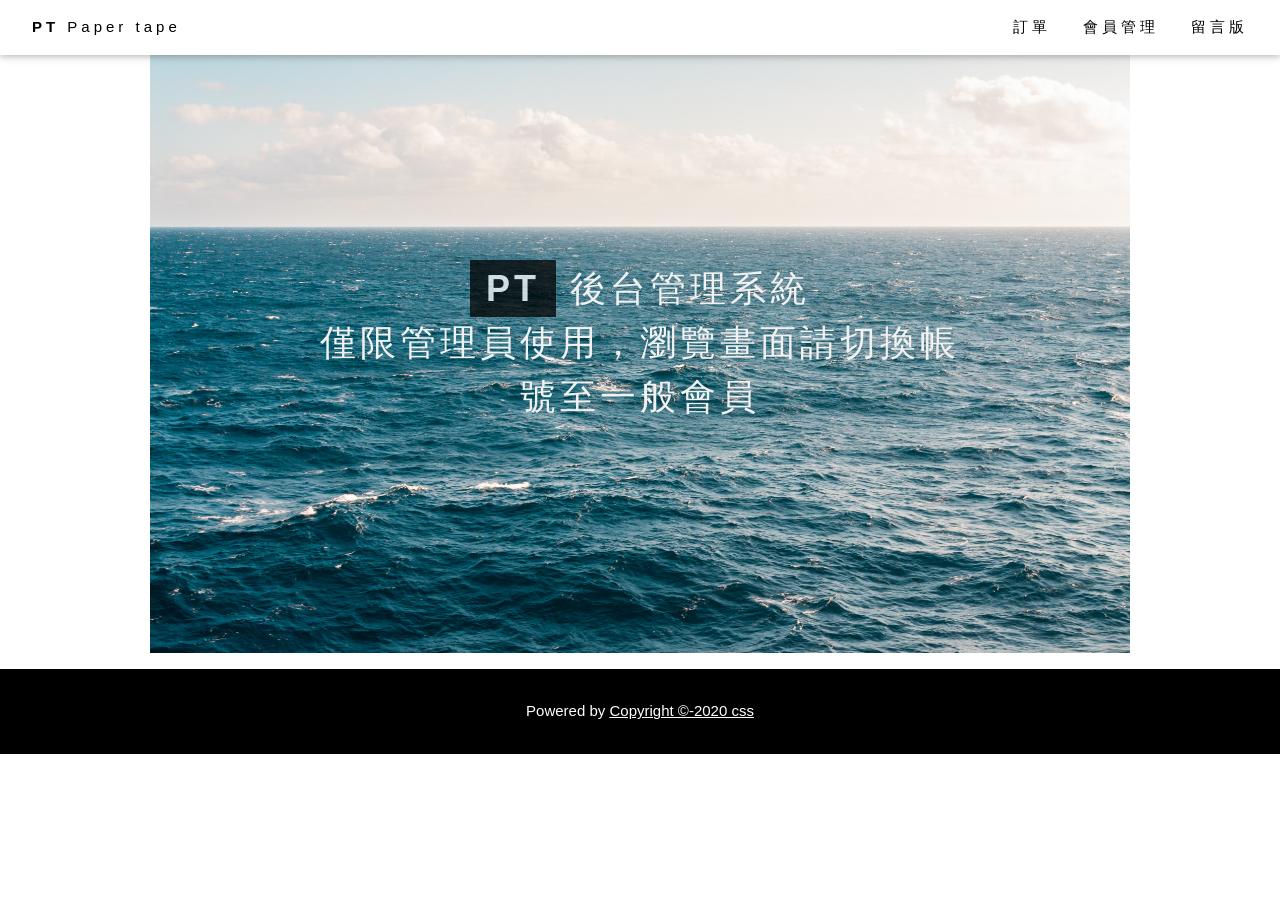
<file: backstage.html>
<!DOCTYPE html>
<html>
<title>後台管理系統 </title>
<meta charset="UTF-8">
<meta name="viewport" content="width=device-width, initial-scale=1">
<link rel="stylesheet" href="https://www.w3schools.com/w3css/4/w3.css">

<body>

  <!-- Navbar (Sits on top) -->
  <div class="w3-top w3-bar w3-white w3-wide w3-padding w3-card">
    <a href="#home" class="w3-bar-item w3-button"><b>PT</b> Paper tape </a>
    <!-- Float links to the right. Hide them on small screens -->
    <div class="w3-right w3-hide-small">
      <a href="" class="w3-bar-item w3-button">訂單</a>
      <a href="" class="w3-bar-item w3-button">會員管理</a>
      <a href="" class="w3-bar-item w3-button">留言版</a>
    </div>
  </div>

  <!-- Page Start -->
  <div id="home" class="w3-content" style="max-width:1564px">

    <!-- Image -->
    <div class="w3-display-container w3-content" style="max-width:1500px;">
      <link rel="stylesheet" href="https://www.w3schools.com/w3css/4/w3.css">

      <script src="https://www.w3schools.com/lib/w3.js"></script>
      <!-- Start Content -->
      <div id="home" class="w3-content">
        <!-- Slides -->
        <img class="slides" src="pic/01.jpg" width="100%">



        <script>
          w3.slideshow(".slides", 1500);
        </script>
        <!-- End Content -->

      </div>
      <div class="w3-display-middle w3-margin-top w3-center">
        <h1 class="w3-xxlarge w3-text-white w3-wide">
          <span class="w3-padding w3-black w3-opacity-min"><b>PT</b></span>
          <span class="w3-hide-small w3-text-light-grey">後台管理系統 </span>
          <br><span class="w3-hide-small w3-text-light-grey">僅限管理員使用，瀏覽畫面請切換帳號至一般會員 </span>
        </h1>
      </div>
    </div>





    <footer class="w3-center w3-black w3-panel w3-padding-16">
      <p>Powered by <a href="" title=" Paper tape" target="_blank" class="w3-hover-text-green">Copyright ©-2020
          css</a></p>
    </footer>
  </div>



  <!-- End page content -->
  </div>

</body>

</html>
</file>
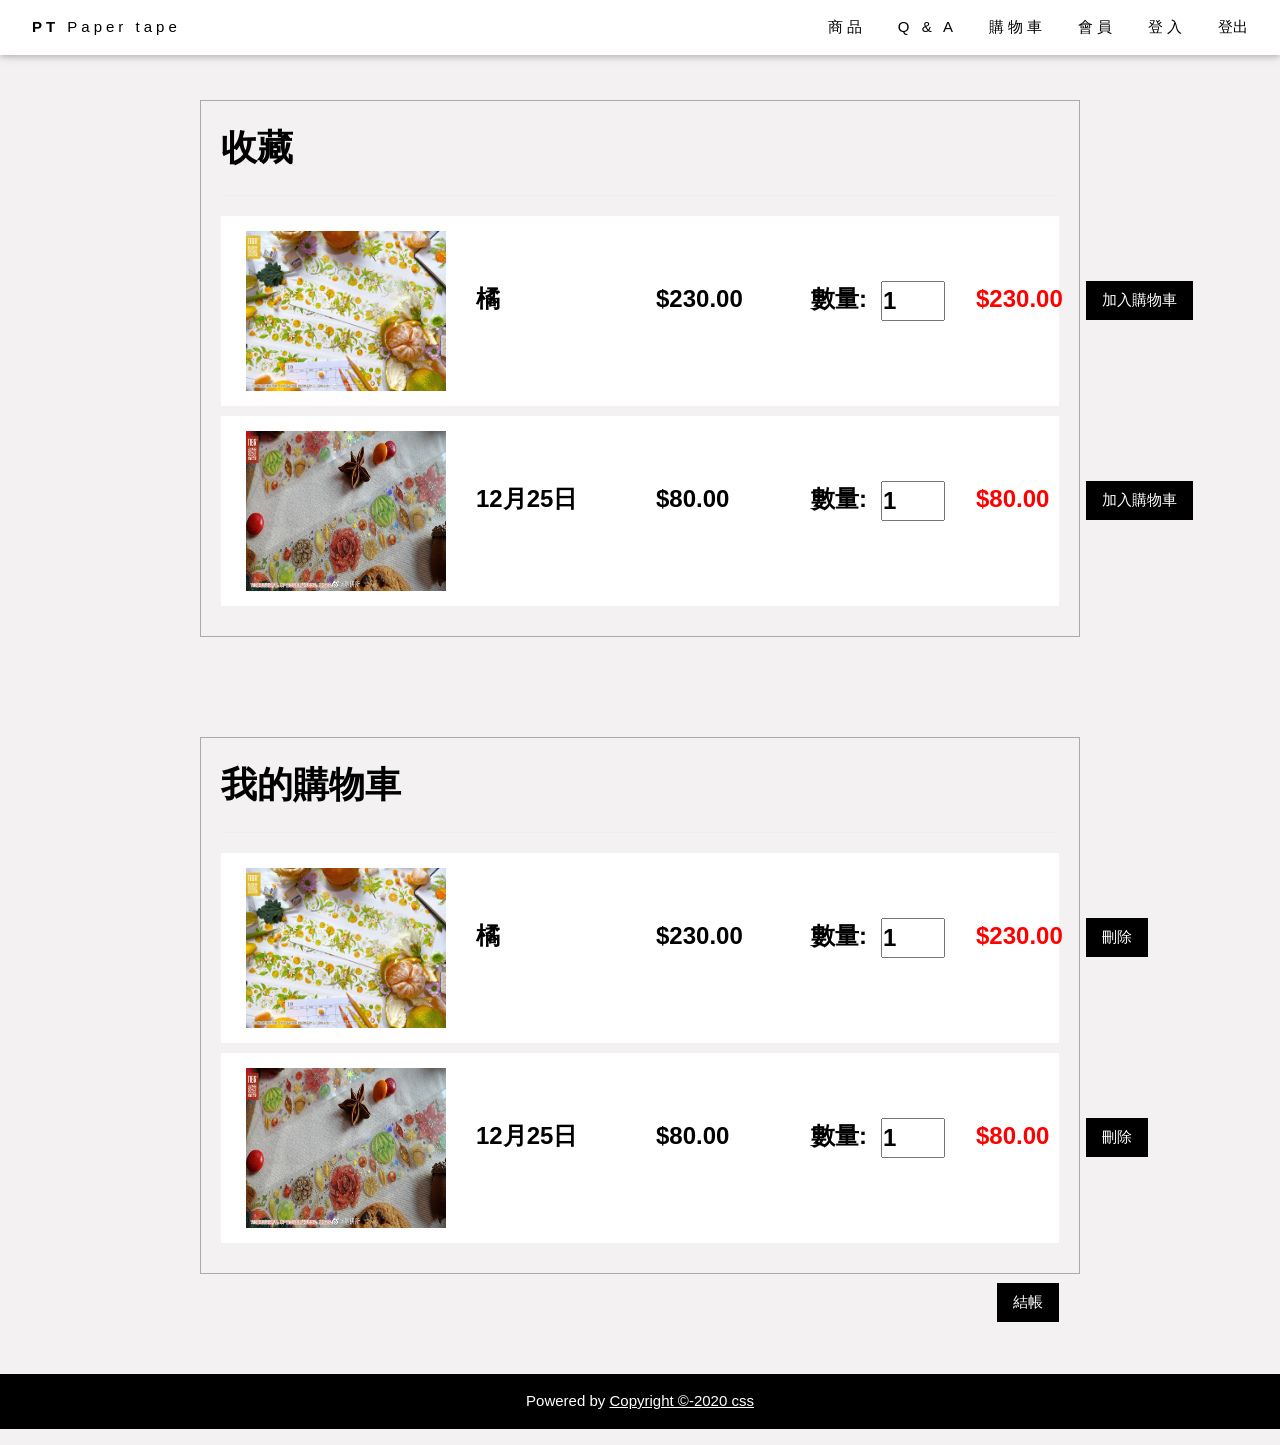
<file: car.html>
<!DOCTYPE html>
<html lang="en">

<head>
  <meta charset="UTF-8">
  <meta name="viewport" content="width=device-width, initial-scale=1.0">
  <title>我的購物車</title>
  <link rel="stylesheet" href="https://www.w3schools.com/w3css/4/w3.css">
  <link rel="stylesheet" href="css/Untitled-8.css">
</head>


<body>
  <div class="w3-top w3-bar w3-white w3-wide w3-padding w3-card">
    <a href="index.html" class="w3-bar-item w3-button"><b>PT</b> Paper tape </a>
    <!-- Float links to the right. Hide them on small screens -->
    <div class="w3-right w3-hide-small">
      <a href="product.html" class="w3-bar-item w3-button">商品</a>
      <a href="QA.html" class="w3-bar-item w3-button">Q & A</a>
      <a href="car.html" class="w3-bar-item w3-button">購物車</a>
      <a href="member.html" class="w3-bar-item w3-button">會員</a>
      <a href="login.html" class="w3-bar-item w3-button">登入</a>
      <input type="submit" class="w3-bar-item w3-button" value="登出"></input>
    </div>
  </div>
  <!--購物車-->

  <div class="shop-body">
    <div class="shop-title">收藏</div>
    <hr>
    <div class="s-b-t">
      <form class="register" action="../assets/jsp/memberadd.jsp" method="post">
        <tr>
          <div class="shop-body-root">
            <div class="shop-body-root-left">
              <td><img src="pic/16.JPG" class="shop-pic"></td>
            </div>
            <div class="shop-body-root-right">
              <div class="shop-p-name">
                <td>橘</td>
              </div>
              <div class="shop-p-name">
                <rd>$230.00</rd>
              </div>
              <div class="shop-p-num">
                <td>數量:</td>
              </div>
            </div>
            <div class="shop-p-num">
              <td> <input type="number" max="10" min="1" value="1"></td>
            </div>
            <div class="shop-p-total">
              <td>$230.00</td>
            </div>
            <div class="shop-p-bot">
              <td> <button class="w3-button w3-black">加入購物車</button></td>
            </div>
          </div>
        </tr>
      </form>
      <form class="register" action="../assets/jsp/memberadd.jsp" method="post">
        <tr>
          <div class="shop-body-root">
            <div class="shop-body-root-left">
              <td><img src="pic/18.JPG" class="shop-pic"></td>
            </div>
            <div class="shop-body-root-right">
              <div class="shop-p-name">
                <td>12月25日</td>
              </div>
              <div class="shop-p-name">
                <rd>$80.00</rd>
              </div>
              <div class="shop-p-num">
                <td>數量:</td>
              </div>
            </div>
            <div class="shop-p-num">
              <td> <input type="number" max="10" min="1" value="1"></td>
            </div>
            <div class="shop-p-total">
              <td>$80.00</td>
            </div>
            <div class="shop-p-bot">
              <td> <button class="w3-button w3-black">加入購物車</button></td>
            </div>
          </div>
        </tr>
      </form>
    </div>

  </div>

  <!--購物車-->
  <div class="shop-body">
    <div class="shop-title">我的購物車</div>
    <hr>
    <div class="s-b-t">
      <form class="register" action="../assets/jsp/memberadd.jsp" method="post">
        <tr>
          <div class="shop-body-root">
            <div class="shop-body-root-left">
              <td><img src="pic/16.JPG" class="shop-pic"></td>
            </div>
            <div class="shop-body-root-right">
              <div class="shop-p-name">
                <td>橘</td>
              </div>
              <div class="shop-p-name">
                <rd>$230.00</rd>
              </div>
              <div class="shop-p-num">
                <td>數量:</td>
              </div>
            </div>
            <div class="shop-p-num">
              <td> <input type="number" max="10" min="1" value="1"></td>
            </div>
            <div class="shop-p-total">
              <td>$230.00</td>
            </div>
            <div class="shop-p-bot">
              <td> <button class="w3-button w3-black">刪除</button></td>
            </div>
          </div>
        </tr>
      </form>
      <form class="register" action="../assets/jsp/memberadd.jsp" method="post">
        <tr>
          <div class="shop-body-root">
            <div class="shop-body-root-left">
              <td><img src="pic/18.JPG" class="shop-pic"></td>
            </div>
            <div class="shop-body-root-right">
              <div class="shop-p-name">
                <td>12月25日</td>
              </div>
              <div class="shop-p-name">
                <rd>$80.00</rd>
              </div>
              <div class="shop-p-num">
                <td>數量:</td>
              </div>
            </div>
            <div class="shop-p-num">
              <td> <input type="number" max="10" min="1" value="1"></td>
            </div>
            <div class="shop-p-total">
              <td>$80.00</td>
            </div>
            <div class="shop-p-bot">
              <td> <button class="w3-button w3-black">刪除</button></td>
            </div>
          </div>
        </tr>
      </form>
    </div>
    <div class="shop-b-final">
      <button class="w3-button w3-black"><a href="check.html" style="text-decoration: none;">結帳</a> <i
          class="fa fa-shopping-cart"></i></button>
    </div>
  </div>

  <!-- Footer -->
  <footer class="w3-center w3-black w3-panel w3-padding-16">

    <p>Powered by <a href="" title="W3.CSS" target="_blank" class="w3-hover-text-green">Copyright ©-2020 css</a></p>
  </footer>
</body>

</html>
</file>
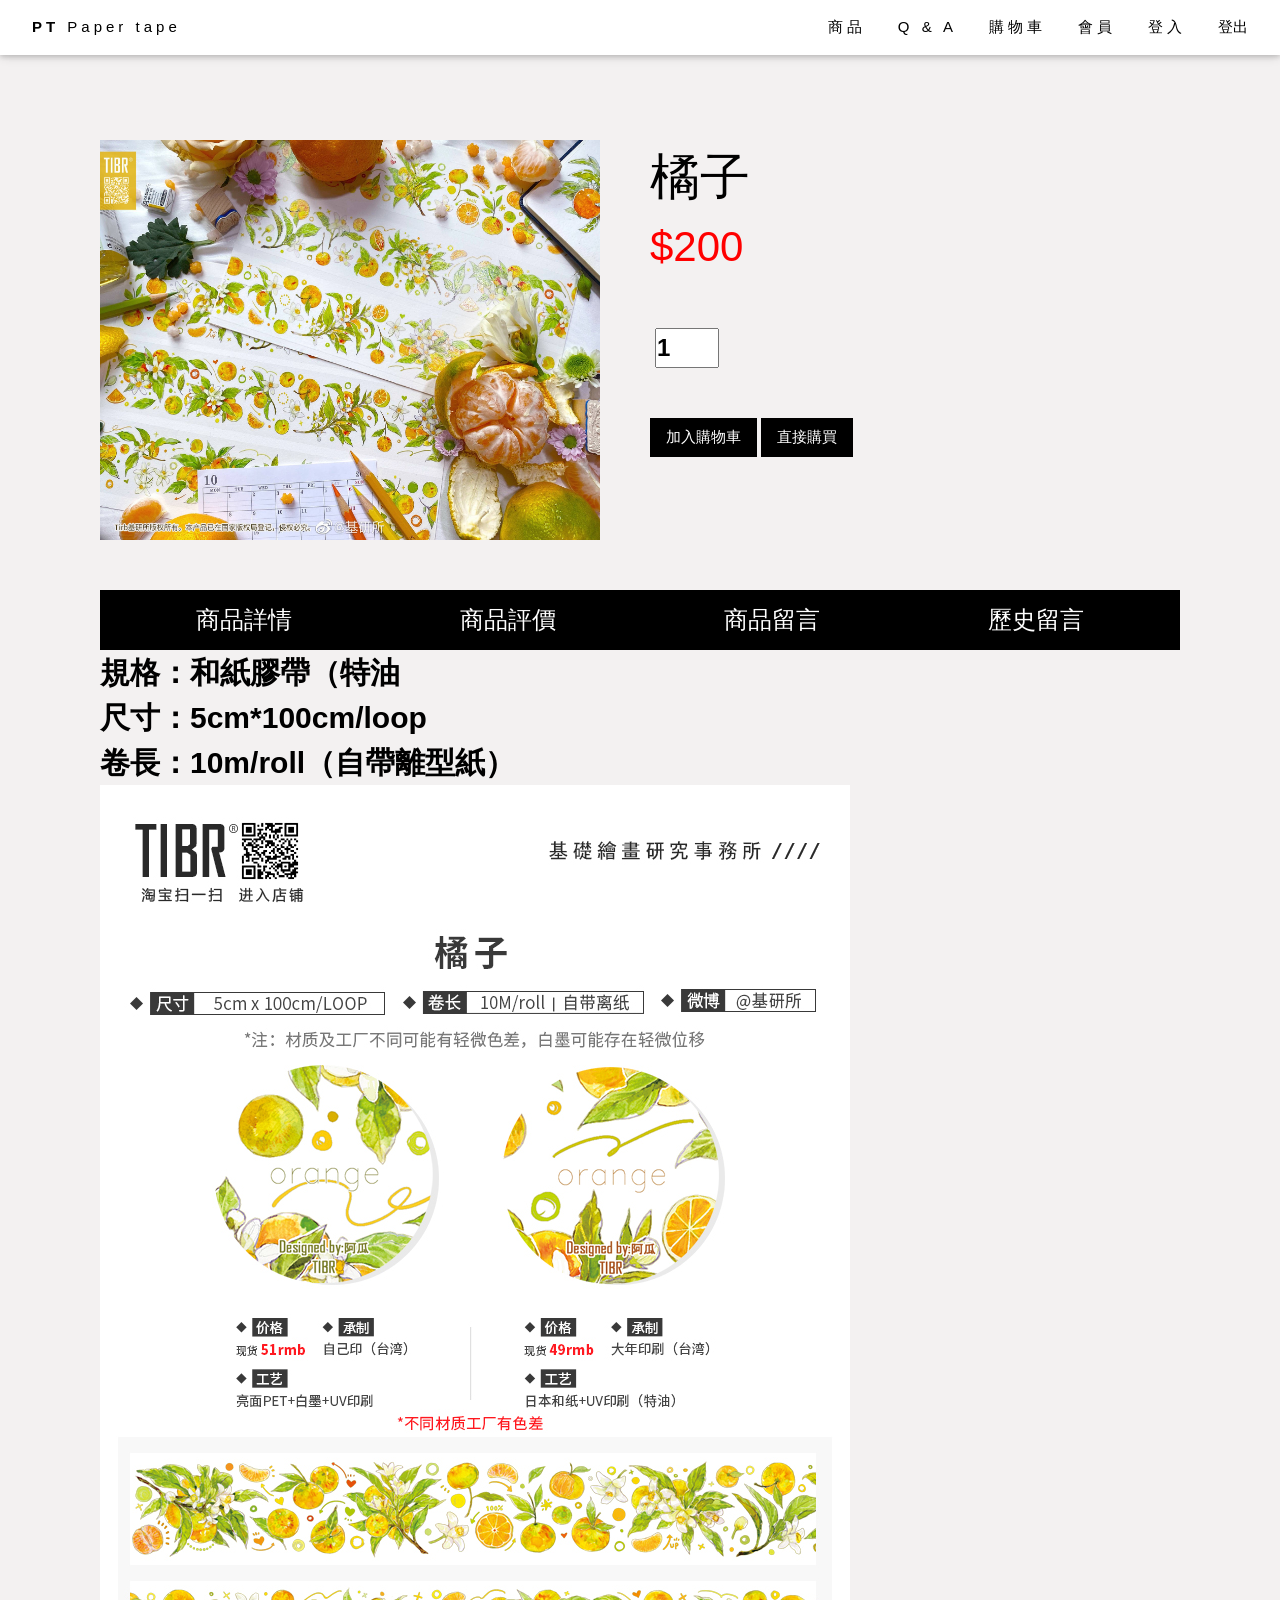
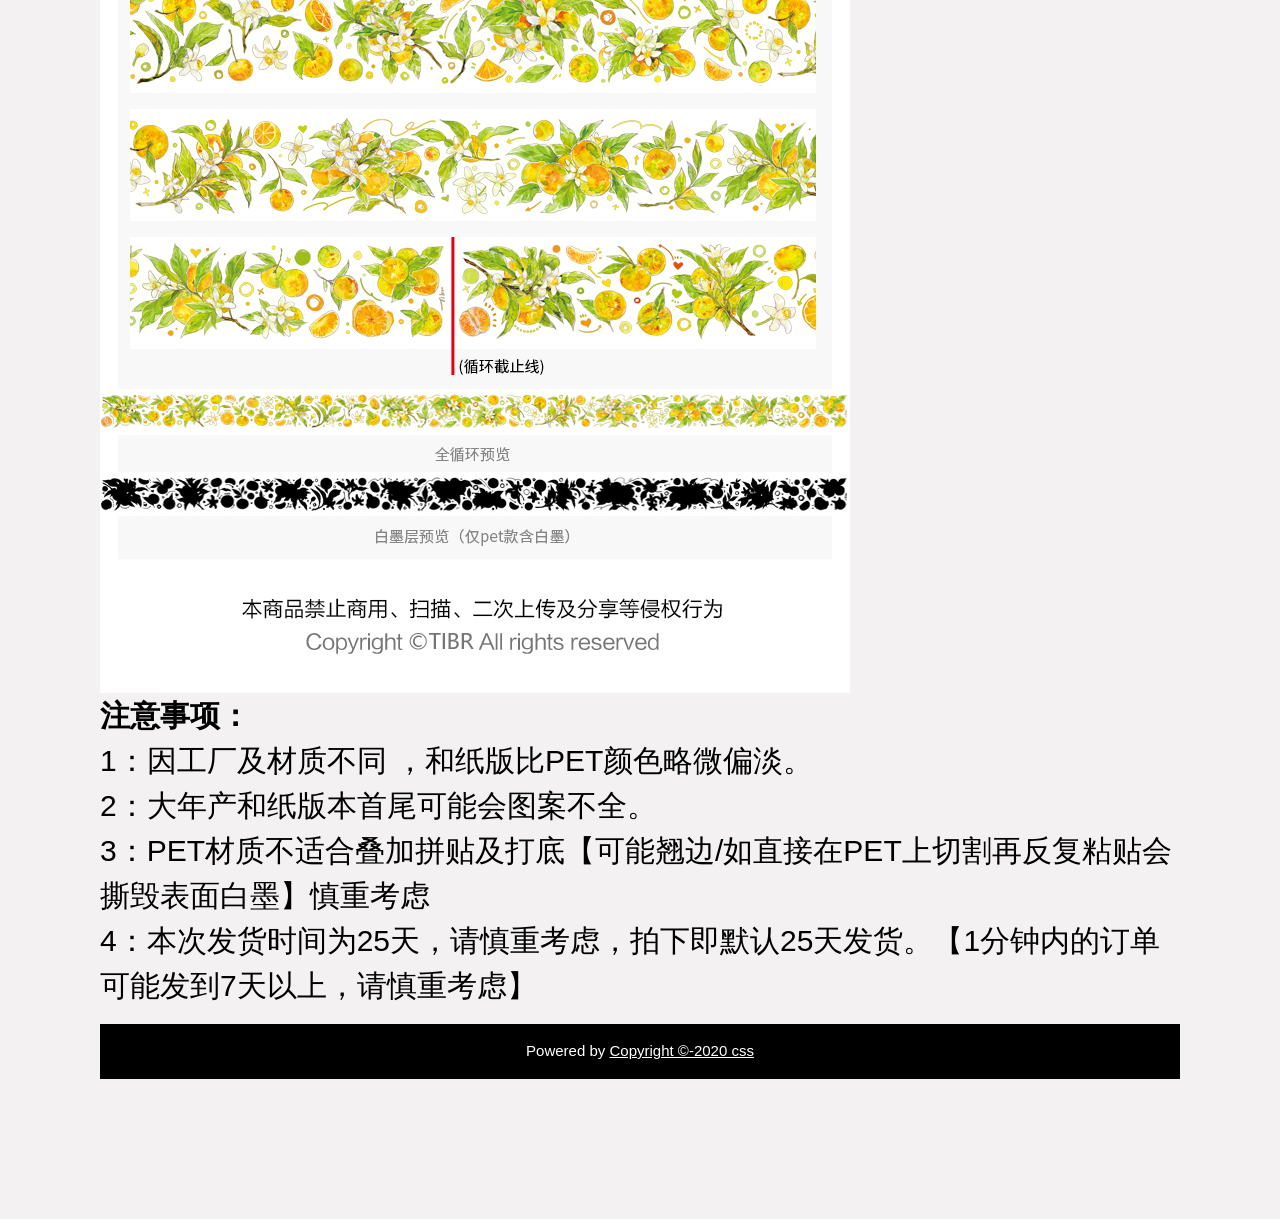
<file: information.html>
<!DOCTYPE html>
<html lang="en">

<head>
  <meta charset="UTF-8">
  <meta name="viewport" content="width=device-width, initial-scale=1.0">
  <title>商品詳情</title>
  <link rel="stylesheet" href="https://www.w3schools.com/w3css/4/w3.css">
  <link rel="stylesheet" href="css/Untitled-7.css">
  <link rel="stylesheet" href="css/Untitled-8.css">
</head>

<body>
  <!-- Navbar (Sits on top) -->
  <div class="w3-top w3-bar w3-white w3-wide w3-padding w3-card">
    <a href="index.html" class="w3-bar-item w3-button"><b>PT</b> Paper tape </a>
    <!-- Float links to the right. Hide them on small screens -->
    <div class="w3-right w3-hide-small">
      <a href="product.html" class="w3-bar-item w3-button">商品</a>
      <a href="QA.html" class="w3-bar-item w3-button">Q & A</a>
      <a href="car.html" class="w3-bar-item w3-button">購物車</a>
      <a href="member.html" class="w3-bar-item w3-button">會員</a>
      <a href="login.html" class="w3-bar-item w3-button">登入</a>
      <input type="submit" class="w3-bar-item w3-button" value="登出"></input>
    </div>
  </div>

  <!--主體界面-->
  <div class="pro-body">
    <div style="display: flex;">
      <div>
        <img src="pic/16.JPG" class="pro-img">
      </div>
      <div class="pro-p-dir">
        <div class="pro-name">橘子</div>
        <div class="pro-price">$200</div>
        <div class="shop-p-num">
          <input type="number" max="10" min="1" value="1">
        </div>
        <div>
          <button class="w3-button w3-black">加入購物車</button>
          <button class="w3-button w3-black"><a href="check.html" style="text-decoration: none;">直接購買</a> <i
              class="fa fa-shopping-cart"></i></button>
        </div>
      </div>
    </div>
    <div class="product-root">
      <div class="product-botton">
        <nav>
          <a href="#" onclick="clickhere(this)" value="product">商品詳情</a>
          <a href="#" onclick="clickhere(this)" value="opinion">商品評價</a>
          <a href="#" onclick="clickhere(this)" value="history">商品留言</a>
          <a href="#" onclick="clickhere(this)" value="buyer">歷史留言</a>
        </nav>
      </div>
      <div class="r-p">
        <div id="product" class="r-p-item-1">
          <div class="pro-size-style">規格：和紙膠帶（特油</div>
          <div class="pro-size-style"> 尺寸：5cm*100cm/loop</div>
          <div class="pro-size-style">卷長：10m/roll（自帶離型紙）</div>
          <div>
            <img src="pic/11/pic7.jpg">
          </div>
          <div class="pro-size-style">注意事项：</div>
          <div class="pro-size-style-small"> 1：因工厂及材质不同 ，和纸版比PET颜色略微偏淡。</div>
          <div class="pro-size-style-small"> 2：大年产和纸版本首尾可能会图案不全。</div>
          <div class="pro-size-style-small">3：PET材质不适合叠加拼贴及打底【可能翘边/如直接在PET上切割再反复粘贴会撕毁表面白墨】慎重考虑</div>
          <div class="pro-size-style-small"> 4：本次发货时间为25天，请慎重考虑，拍下即默认25天发货。【1分钟内的订单可能发到7天以上，请慎重考虑】</div>
        </div>
      </div>
      <div id="opinion" class="r-p-item">
        <div class="rp-s">
          <div class="r-p-star">4.8/5</div>
          <ul class="r-p-s-5">
            <li class="r-p-s-5-line"> ★ ★ ★ ★ ★<div class="r-p-s-5-line">(4)</div>
            </li>
            <li class="r-p-s-5-line"> ★ ★ ★ ★ ☆<div class="r-p-s-5-line">(1)</div>
            </li>
            <li class="r-p-s-5-line"> ★ ★ ★ ☆ ☆<div class="r-p-s-5-line">(0)</div>
            </li>
            <li class="r-p-s-5-line"> ★ ★ ☆ ☆ ☆ <div class="r-p-s-5-line">(0)</div>
            </li>
            <li class="r-p-s-5-line"> ★ ☆ ☆ ☆ ☆<div class="r-p-s-5-line">(0)</div>
            </li>
          </ul>
        </div>
      </div>
      <div id="history" class="r-p-item">
        <div id="projects" class="w3-container w3-padding-32">
          <h2 class="w3-border-bottom w3-border-light-grey w3-padding-16">留個言吧</h2>
          <h4 class="w3-border-bottom w3-border-light-grey w3-padding-16">
            <form method="POST" action="add.jsp">

              輸入姓氏：<br><input type="text" name="name" style="margin: 0.5%;" /><br>

              留言內容：<br> <textarea type="text" name="content" style="margin: 0.5%;" rows="6" cols="35"></textarea>


              <link rel="stylesheet" href="https://www.w3schools.com/w3css/4/w3.css">
              <div class="w3-container">

                <button type="submit" onclick="document.getElementById('id01').style.display='block'"
                  class="w3-button w3-green w3-large">送出留言</button>
            </form>
            <div id="id01" class="w3-modal">
              <div class="w3-modal-content w3-card-4 w3-animate-zoom" style="max-width:600px">

                <div class="w3-center"><br>
                  <span onclick="document.getElementById('id01').style.display='none'"
                    class="w3-button w3-xlarge w3-transparent w3-display-topright" title="Close Modal">×</span>
                  <img src="pic/00/06.jpg" alt="Avatar" style="width:30%" class="w3-circle w3-margin-top">
                </div>

                <form class="w3-container" action="/action_page.php">
                  <div class="w3-section">
                    <center> <label style="60px"><b>留言成功</b></label></center>
                    <button class="w3-button w3-block w3-green w3-section w3-padding" type="submit">
                      <a href="index.html" class="w3-bar-item w3-button">返回首頁</a>
                    </button>
                  </div>
                </form>
              </div>
            </div>
        </div>
        </h4>
      </div>
    </div>

    <div id="buyer" class="r-p-item">
      <div class="w3-container w3-white w3-margin w3-padding-large">
        <div class="w3-center">
          <h3>歷史留言</h3>
          <h5>提問時間, <span class="w3-opacity">April 13, 2020</span></h5>
        </div>

        <div class="w3-justify">
          <p>買家A:<strong>王同學</strong> </p>
          <img src="pic/avatar.png" alt="q1" style="width:15%" class="w3-padding-16">
          <p>
            膠帶好好看！！已經開始用了！</p>
          <p class="w3-left"><button class="w3-button w3-white w3-border" onclick="likeFunction(this)"><b><i
                  class="fa fa-thumbs-up"></i> Like</b></button></p>
          <p class="w3-right"><button class="w3-button w3-black" onclick="myFunction('demo2')"><b>隱藏留言 </b>
              <span class="w3-tag w3-white">2</span></button></p>
          <p class="w3-clear"></p>

          <!-- Example of comment field -->
          <div id="demo2" style="display:none">
            <div class="w3-row">
              <hr>
              <div class="w3-col l2 m3">

              </div>
              <div class="w3-col l2 m3">
                <img src="pic/avatar (2).png" style="width:90px;">
              </div>
              <div class="w3-col l10 m9">
                <h4>買家B<span class="w3-opacity w3-medium">May 3, 2020, 6:32 PM</span></h4>
                <p>有色差嗎？</p>
              </div>
            </div>
            <div class="w3-row w3-margin-bottom">
              <div class="w3-col l2 m3">
                <img src="pic/avatar (1).png" style="width:90px;">
              </div>
              <div class="w3-col l10 m9">
                <h4>買家C<span class="w3-opacity w3-medium">May 4, 2020, 17:24 PM</span></h4>
                <p>你都拿來怎麼貼啊，我也買了，但是不知道怎麼用</p>
              </div>
            </div>
          </div>
        </div>
      </div>
    </div>
  </div>

  <!-- Footer -->
  <footer class="w3-center w3-black w3-panel w3-padding-16">
    <p>Powered by <a href="" title="W3.CSS" target="_blank" class="w3-hover-text-green">Copyright ©-2020 css</a></p>
  </footer>

  <script>
    var arraypro = ["product", "opinion", "history", "buyer"]

    function clickhere(x) {
      arraypro.forEach(e => {
        document.getElementById(e).style.display = "none";

      });

      var y = x.attributes.value.nodeValue;
      document.getElementById(y).style.display = "block";

    }
  </script>
  <script>
    document.getElementById("myBtn").click();

    function myFunction(id) {
      var x = document.getElementById(id);
      if (x.className.indexOf("w3-show") == -1) {
        x.className += " w3-show";
      } else {
        x.className = x.className.replace(" w3-show", "");
      }
    }

    function likeFunction(x) {
      x.style.fontWeight = "bold";
      x.innerHTML = "✓ Liked";
    }
  </script>
</body>

</html>
</file>
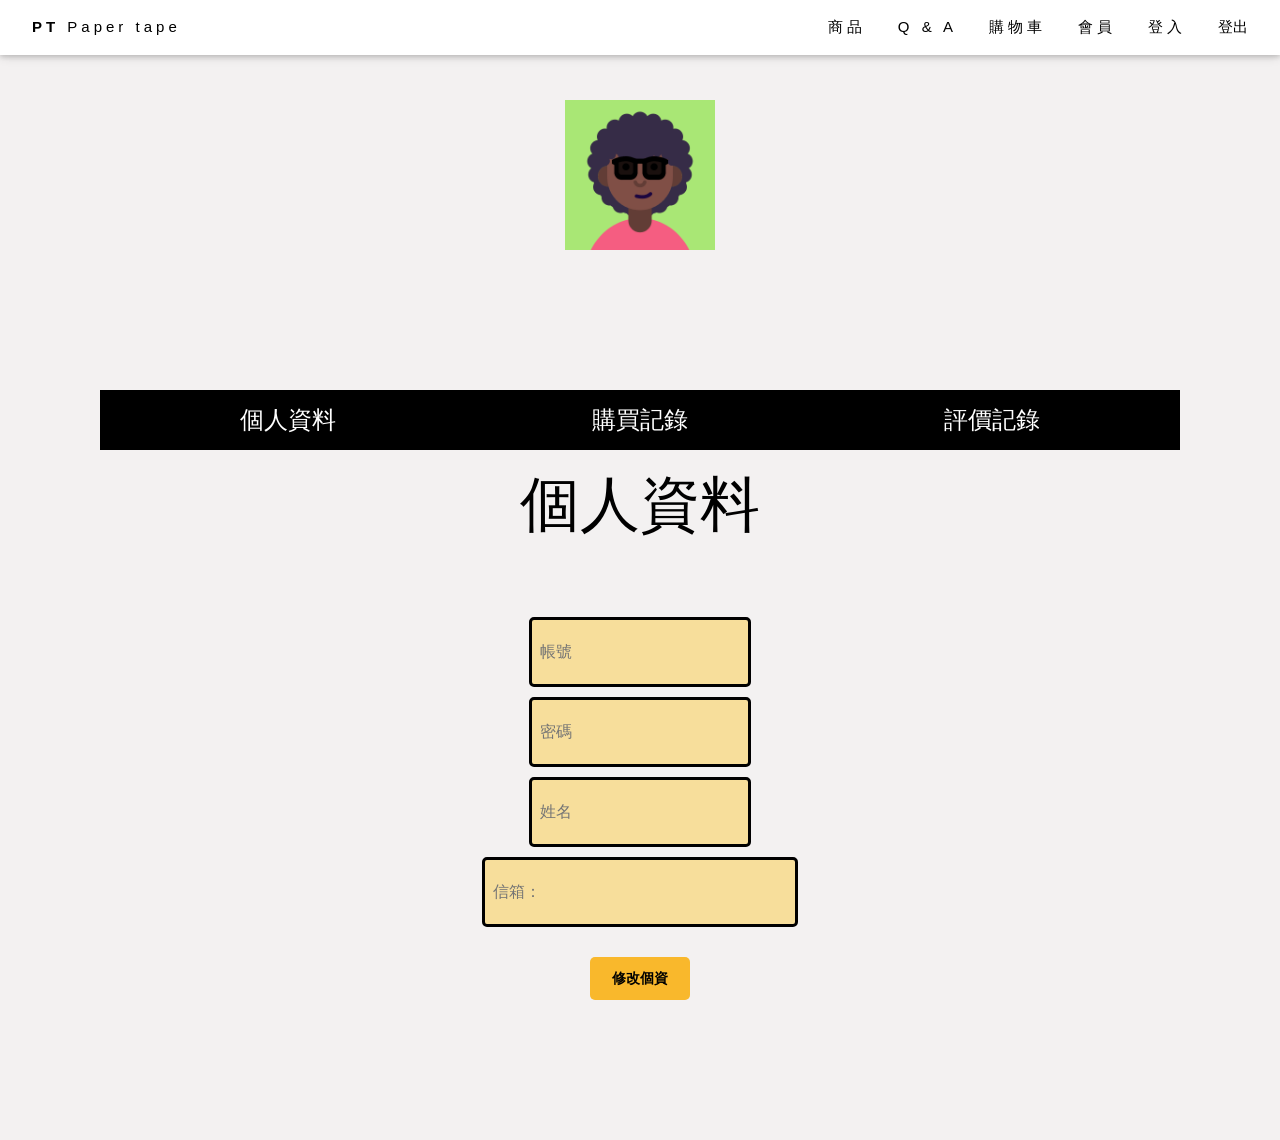
<file: member.html>
<!DOCTYPE html>
<html lang="en">

<head>
  <meta charset="UTF-8">
  <meta name="viewport" content="width=device-width, initial-scale=1.0">
  <title>會員</title>
  <link rel="stylesheet" href="css/Untitled-7.css">
  <link rel="stylesheet" href="css/Untitled-8.css">
  <link rel="stylesheet" href="https://www.w3schools.com/w3css/4/w3.css">
</head>
<style type="text/css">
  @import url("css/text.css");
</style>

<body>
  <div class="w3-top w3-bar w3-white w3-wide w3-padding w3-card">
    <a href="index.html" class="w3-bar-item w3-button"><b>PT</b> Paper tape </a>
    <!-- Float links to the right. Hide them on small screens -->
    <div class="w3-right w3-hide-small">
      <a href="product.html" class="w3-bar-item w3-button">商品</a>
      <a href="QA.html" class="w3-bar-item w3-button">Q & A</a>
      <a href="car.html" class="w3-bar-item w3-button">購物車</a>
      <a href="member.html" class="w3-bar-item w3-button">會員</a>
      <a href="login.html" class="w3-bar-item w3-button">登入</a>
      <input type="submit" class="w3-bar-item w3-button" value="登出"></input>
    </div>
  </div>
  <div>
    <center> <img src="pic/avatar (1).png" style="width: 150px; vertical-align: middle;padding-top: 100px;">
    </center>
  </div>
  <div class="pro-body">
    <div class="product-root">
      <div class="product-botton">
        <nav>
          <a href="#" onclick="clickhere(this)" value="myself">個人資料</a>
          <a href="#" onclick="clickhere(this)" value="bought">購買記錄</a>
          <a href="#" onclick="clickhere(this)" value="line">評價記錄</a>
        </nav>
      </div>
      <center>
        <div class="r-p">
          <div id="myself" class="r-p-item-1">
            <div class="my-my-m">個人資料</div>
            <div>
              <div>

                <form method="POST" action="back/update.jsp">
                  <ul style=" list-style-type: none">
                    <li>
                      <input type="text" name="account" size="20" placeholder="帳號" width="8" class="my-text"
                        autocomplete="off" />
                    </li>
                    <li>
                      <input type="text" name="password" size="20" placeholder="密碼" width="8" class="my-text"
                        autocomplete="off" />
                    </li>
                    <li>
                      <input type="text" name="name" size="20" placeholder="姓名" width="8" class="my-text"
                        autocomplete="off" />
                    </li>
                    <li>
                      <input type="text" name="email" size="30" placeholder="信箱：" class="my-text" autocomplete="off" />
                    </li>
                  </ul>
                  <button type="submit" class="my-button">修改個資</button>
                  <input type="hidden" name="action" value="cancel">
                </form>
              </div>
            </div>
          </div>
          <div id="bought" class="r-p-item">

            <div class="shop-body">
              <div class="shop-title">購買記錄</div>
              <hr>
              <div class="s-b-t">
                <div class="shop-body-root">
                  <div class="shop-body-root-left">
                    <img src="pic/16.JPG" class="shop-pic">
                  </div>
                  <div class="shop-body-root-right">
                    <div class="shop-p-name">橘</div>
                    <div class="shop-p-name">$200</div>
                    <div class="shop-p-num">數量:</div>
                  </div>
                  <div class="shop-p-num">
                    <div>1</div>
                  </div>
                  <div class="shop-p-total">$200</div>
                  <div class="shop-p-bot">
                  </div>
                </div>
                <div class="shop-body-root">
                  <div class="shop-body-root-left">
                    <img src="pic/17.JPG" class="shop-pic">
                  </div>
                  <div class="shop-body-root-right">
                    <div class="shop-p-name">12/25</div>
                    <div class="shop-p-name">$100</div>
                    <div class="shop-p-num">數量:</div>
                  </div>
                  <div class="shop-p-num">
                    <div>1</div>
                  </div>
                  <div class="shop-p-total">$100</div>
                  <div class="shop-p-bot">

                  </div>
                </div>
              </div>

            </div>
          </div>
          <div id="line" class="r-p-item">
            <div>評價記錄</div>
            <div class="w3-container w3-white w3-margin w3-padding-large">
              <div class="w3-center">
                <h5>評價時間, <span class="w3-opacity">April 13, 2020</span></h5>
              </div>

              <div class="w3-justify">
                <p>買家A:<strong>王同學</strong> </p>
                <img src="pic/avatar.png" alt="q1" style="width:15%" class="w3-padding-16">
                <p>
                  膠帶好好看！！已經開始用了！
                </p>
              </div>
            </div>
          </div>
        </div>
      </center>
    </div>
  </div>

  <script>
    var arraypro = ["myself", "bought", "line"]

    function clickhere(x) {
      arraypro.forEach(e => {
        document.getElementById(e).style.display = "none";
      });

      var y = x.attributes.value.nodeValue;
      document.getElementById(y).style.display = "block";
    }
  </script>
</body>

</html>
</file>
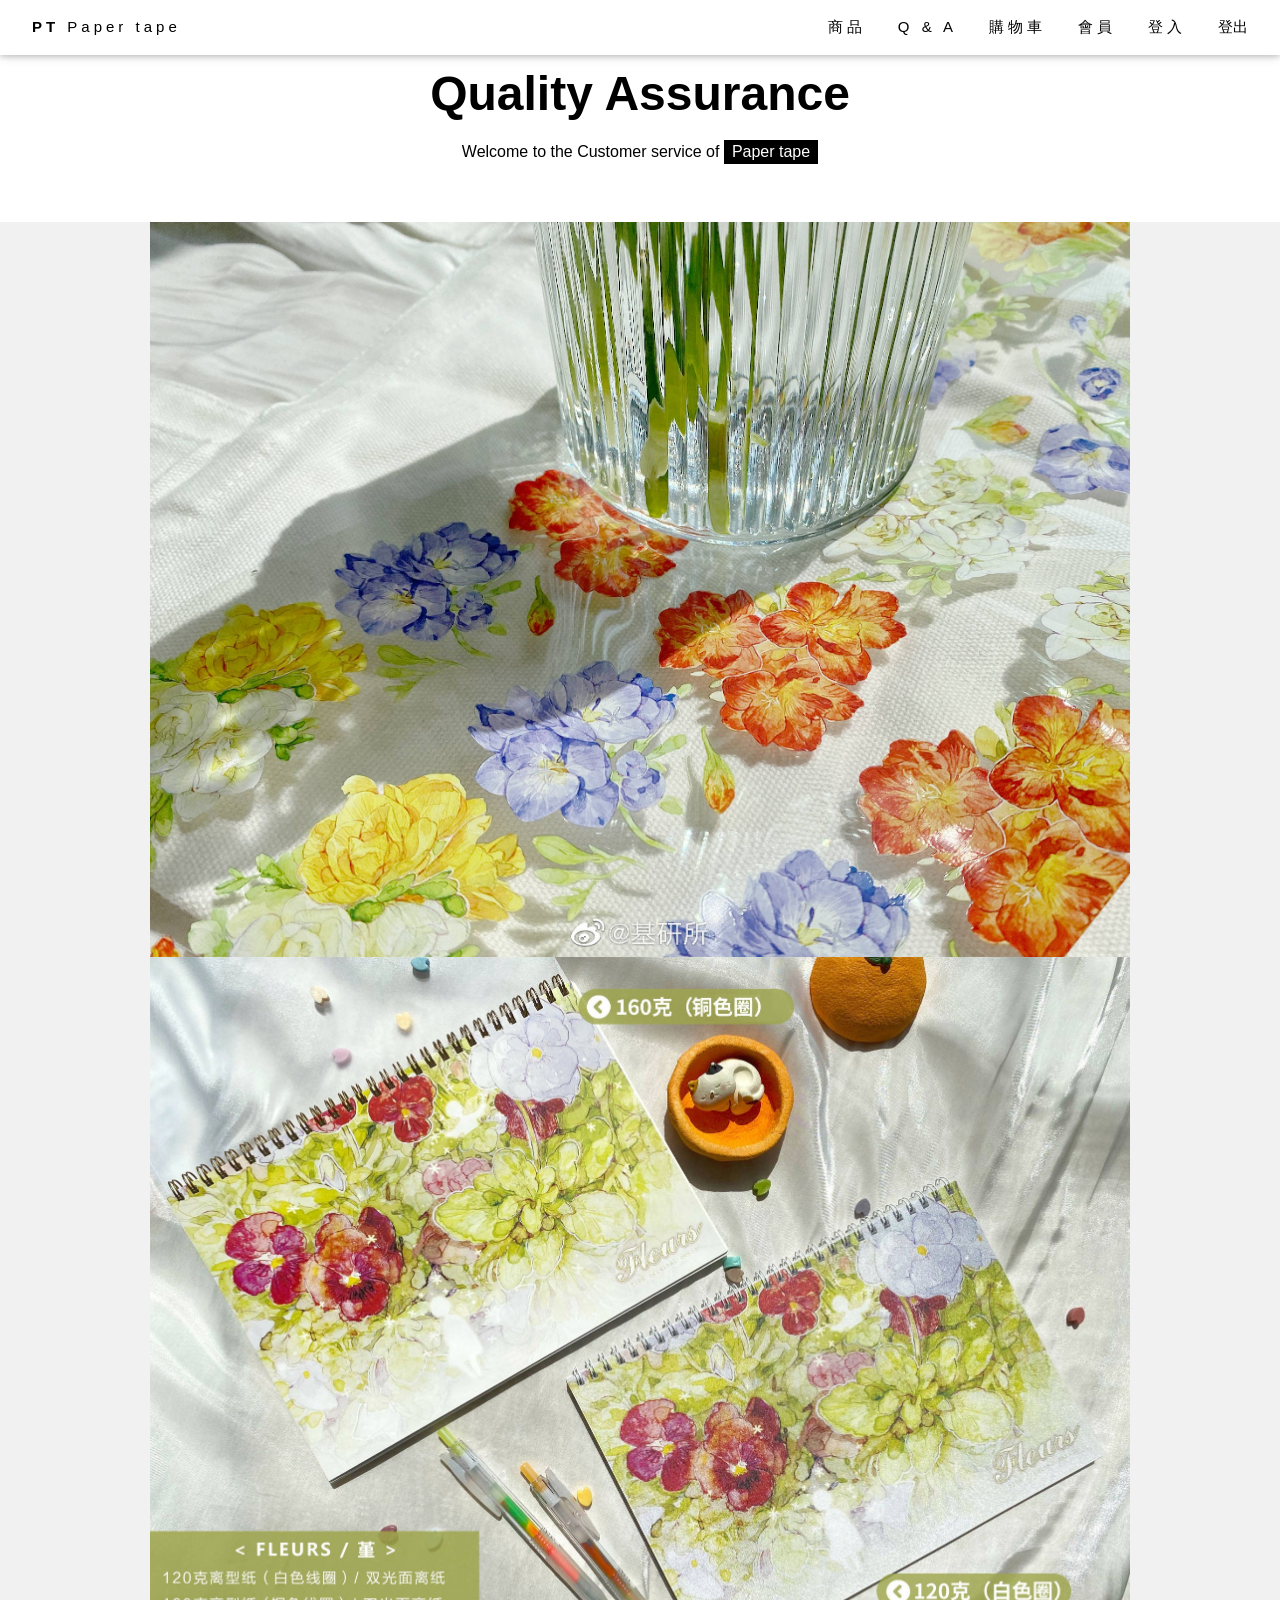
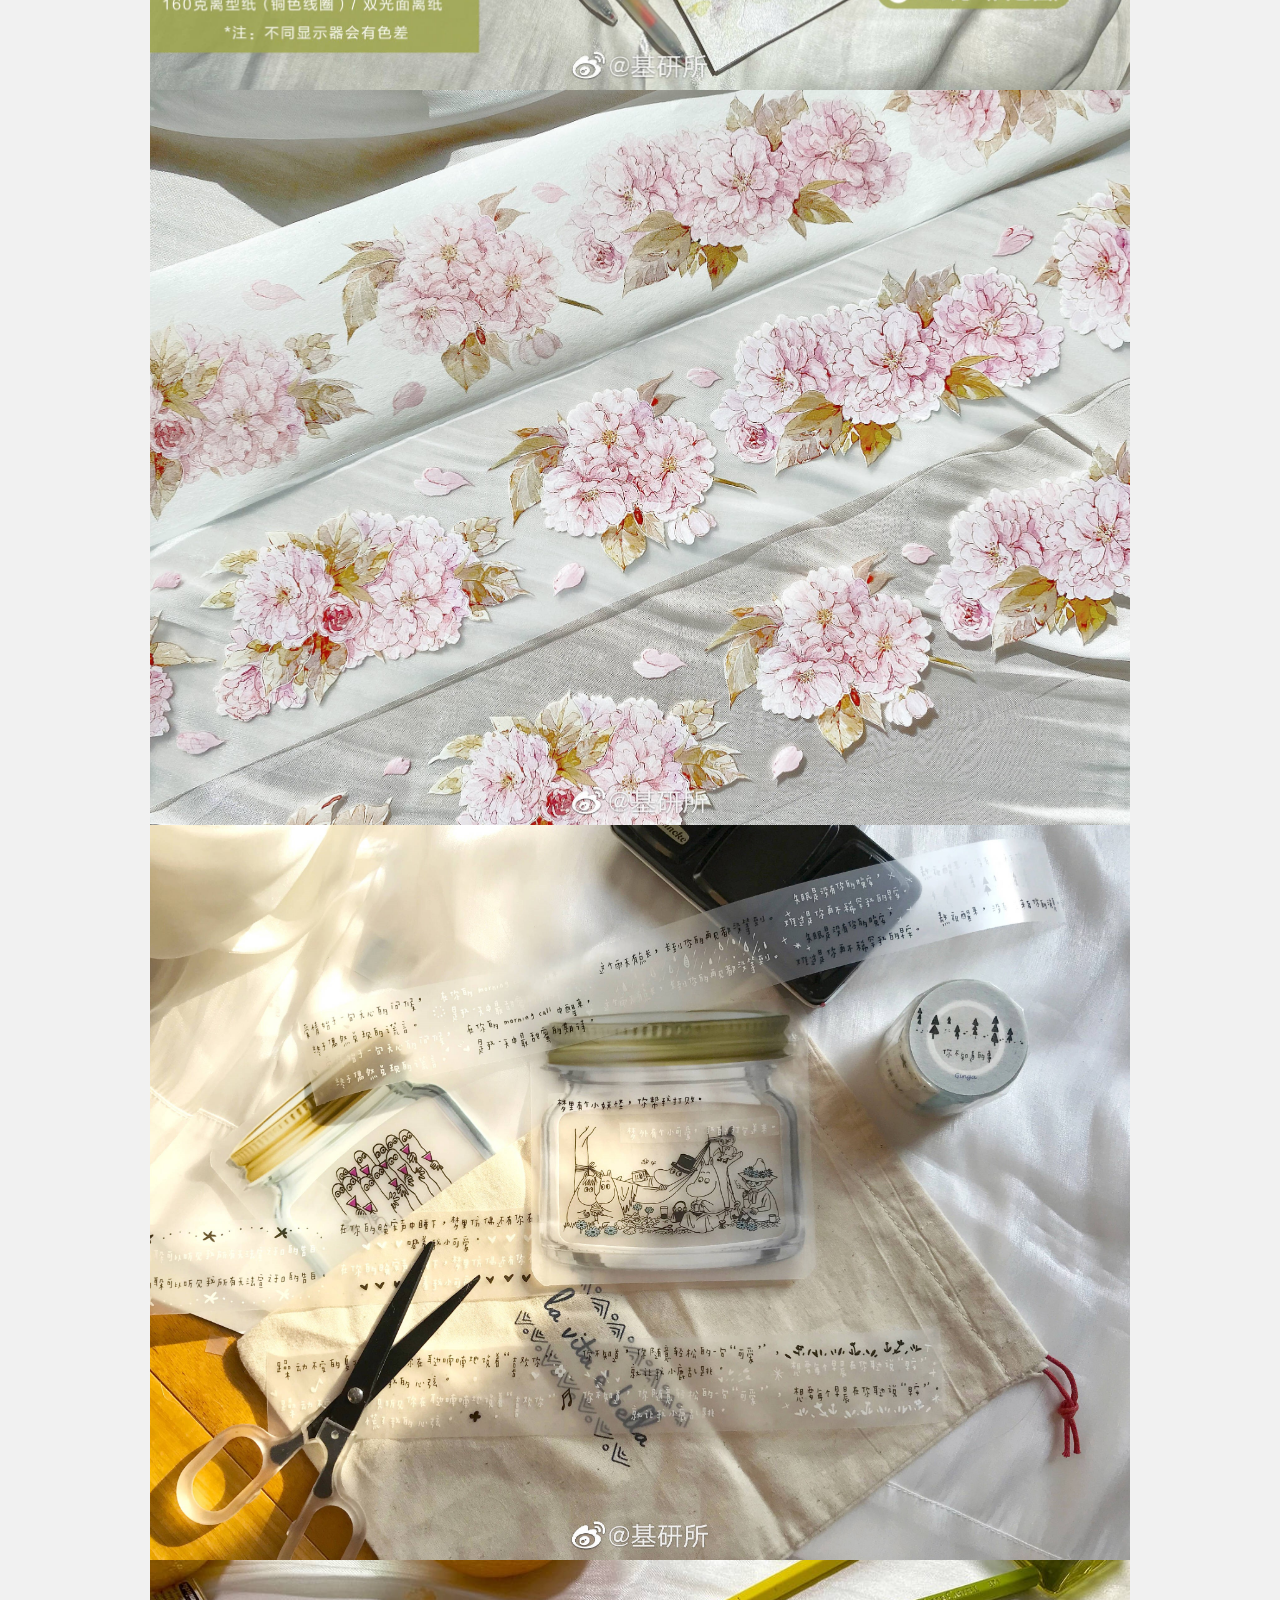
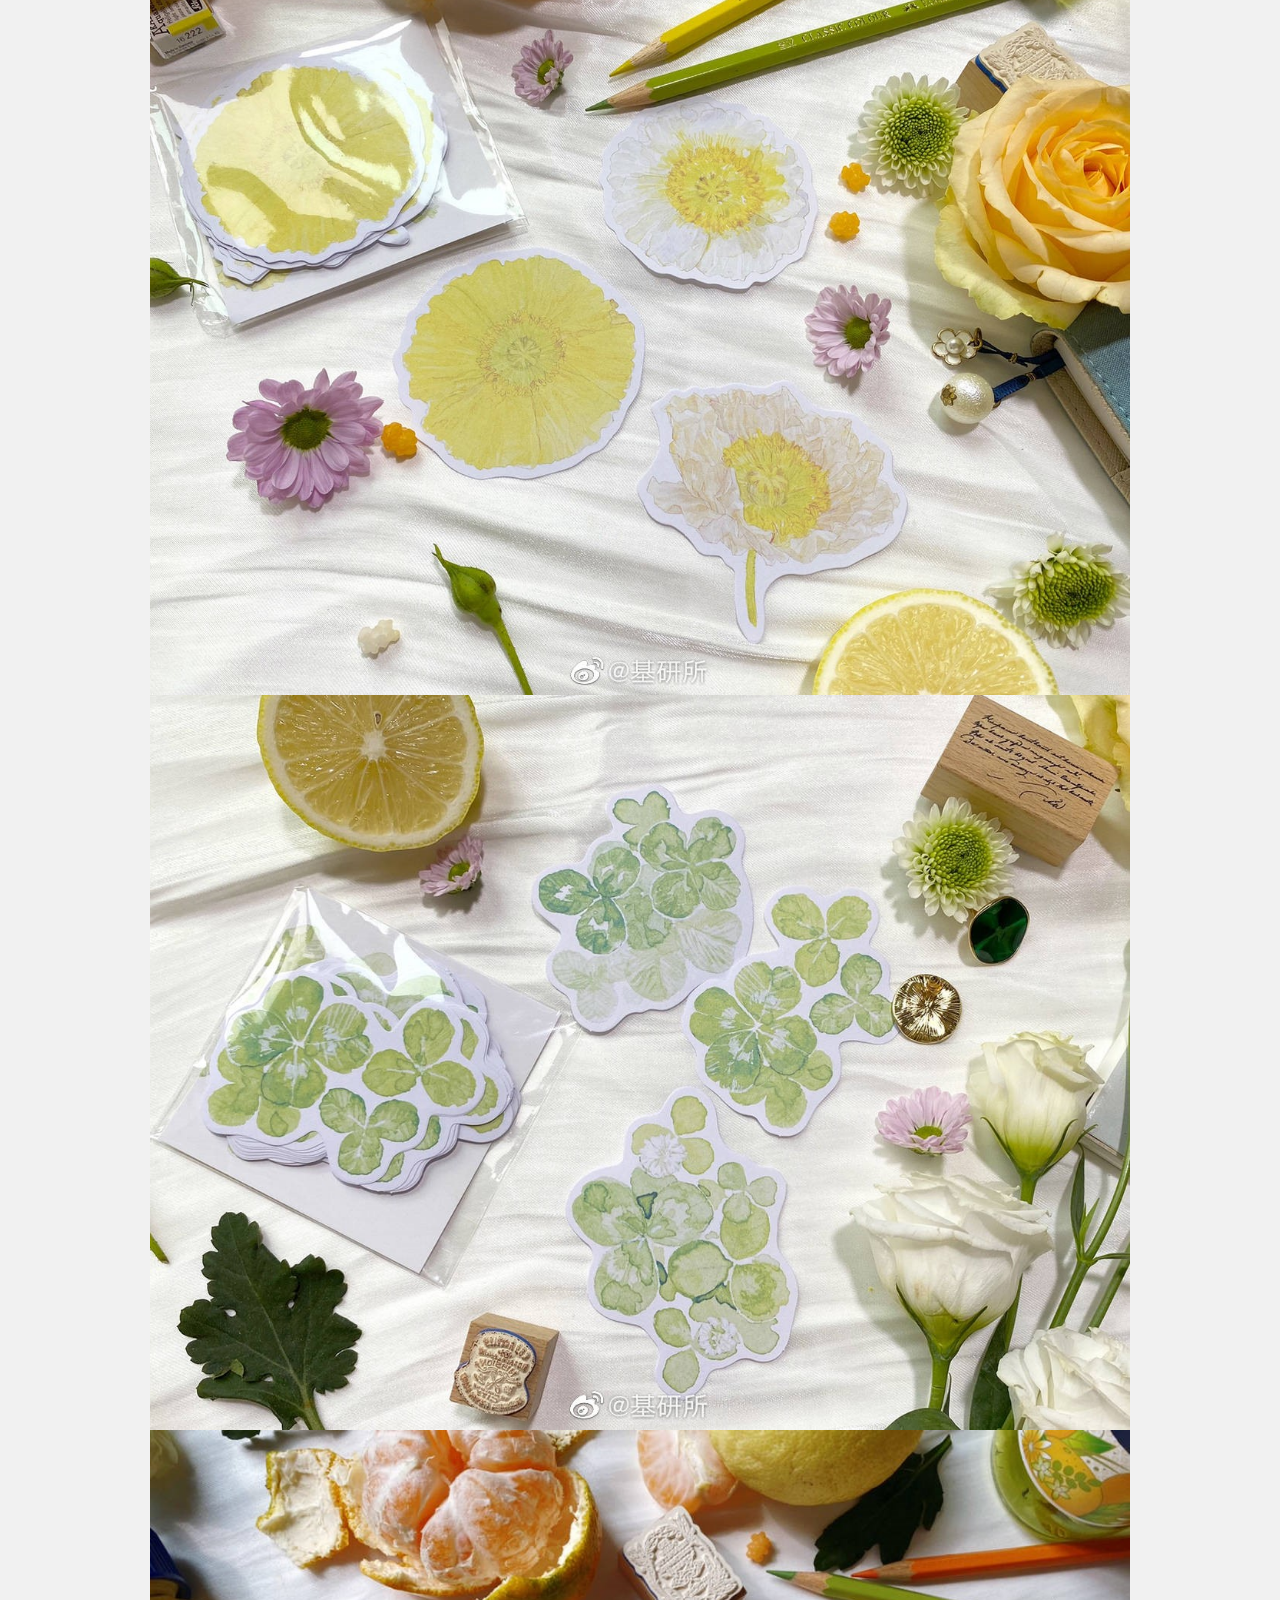
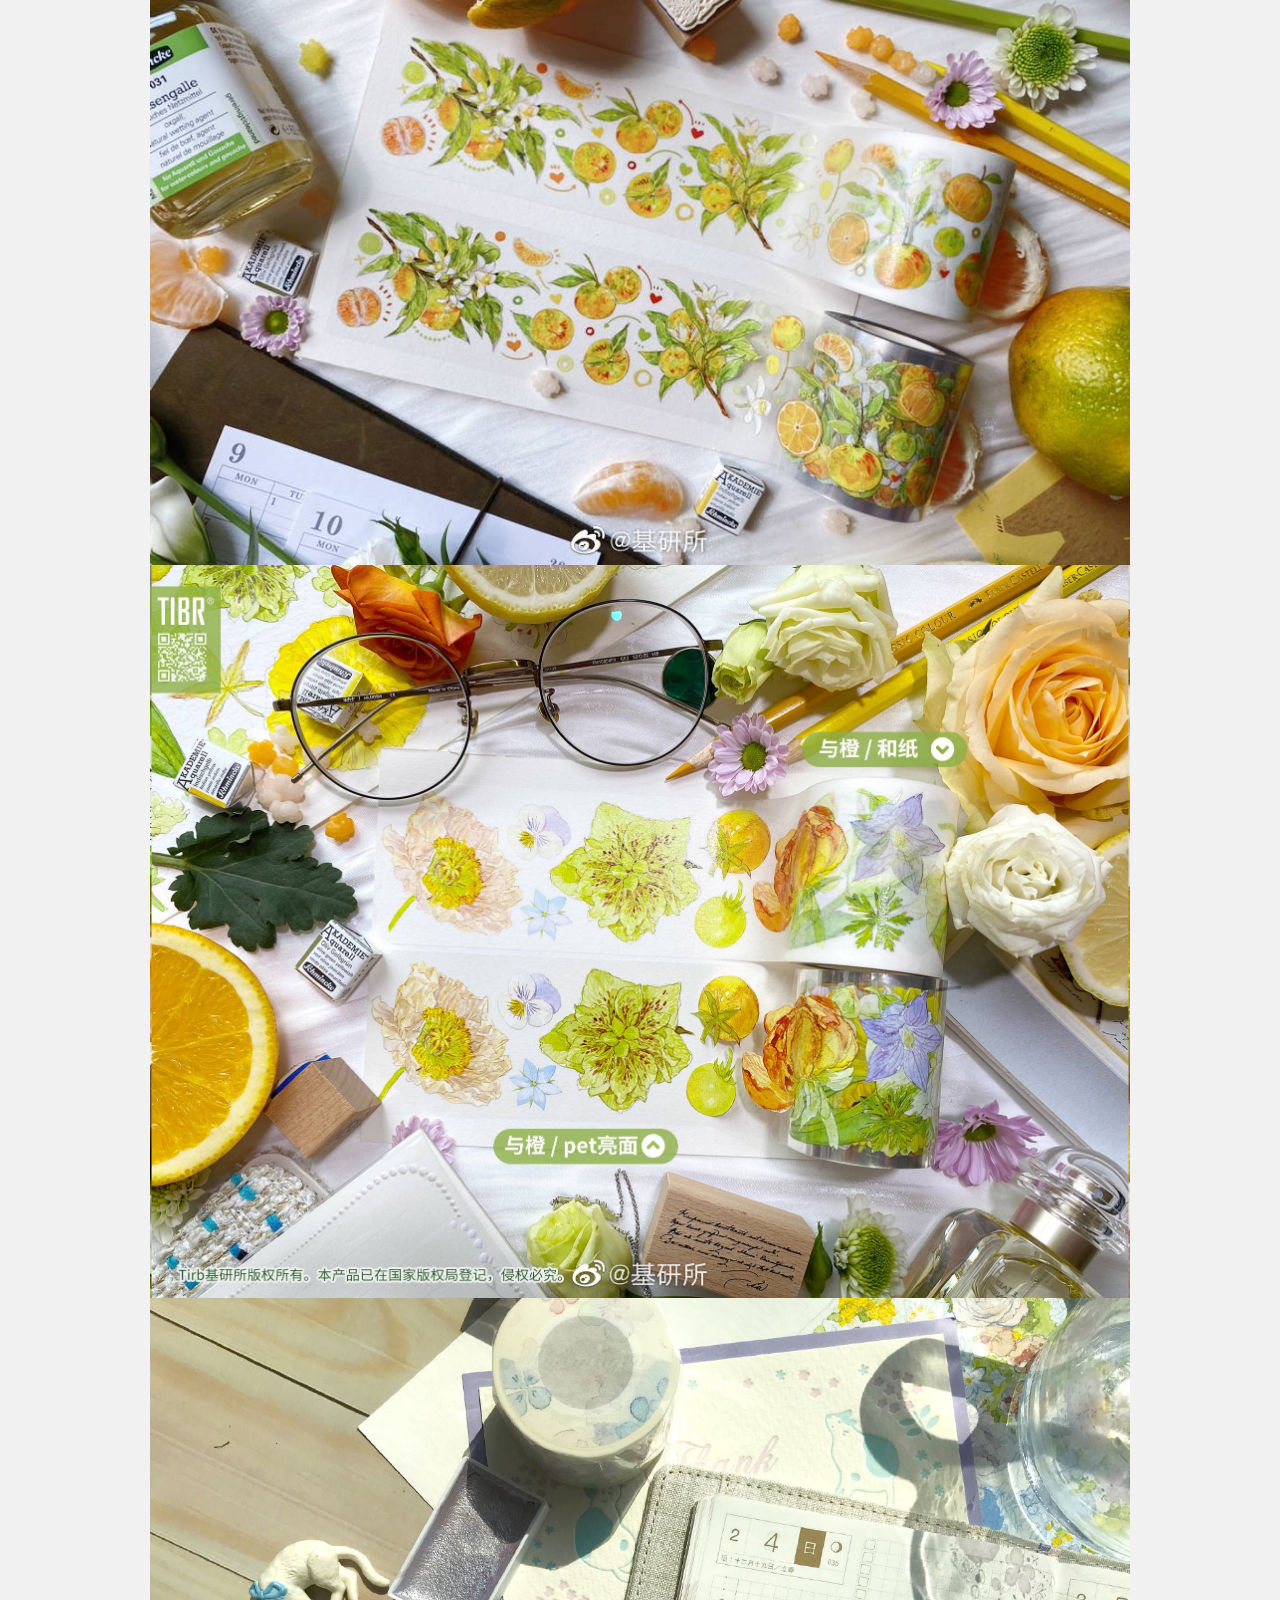
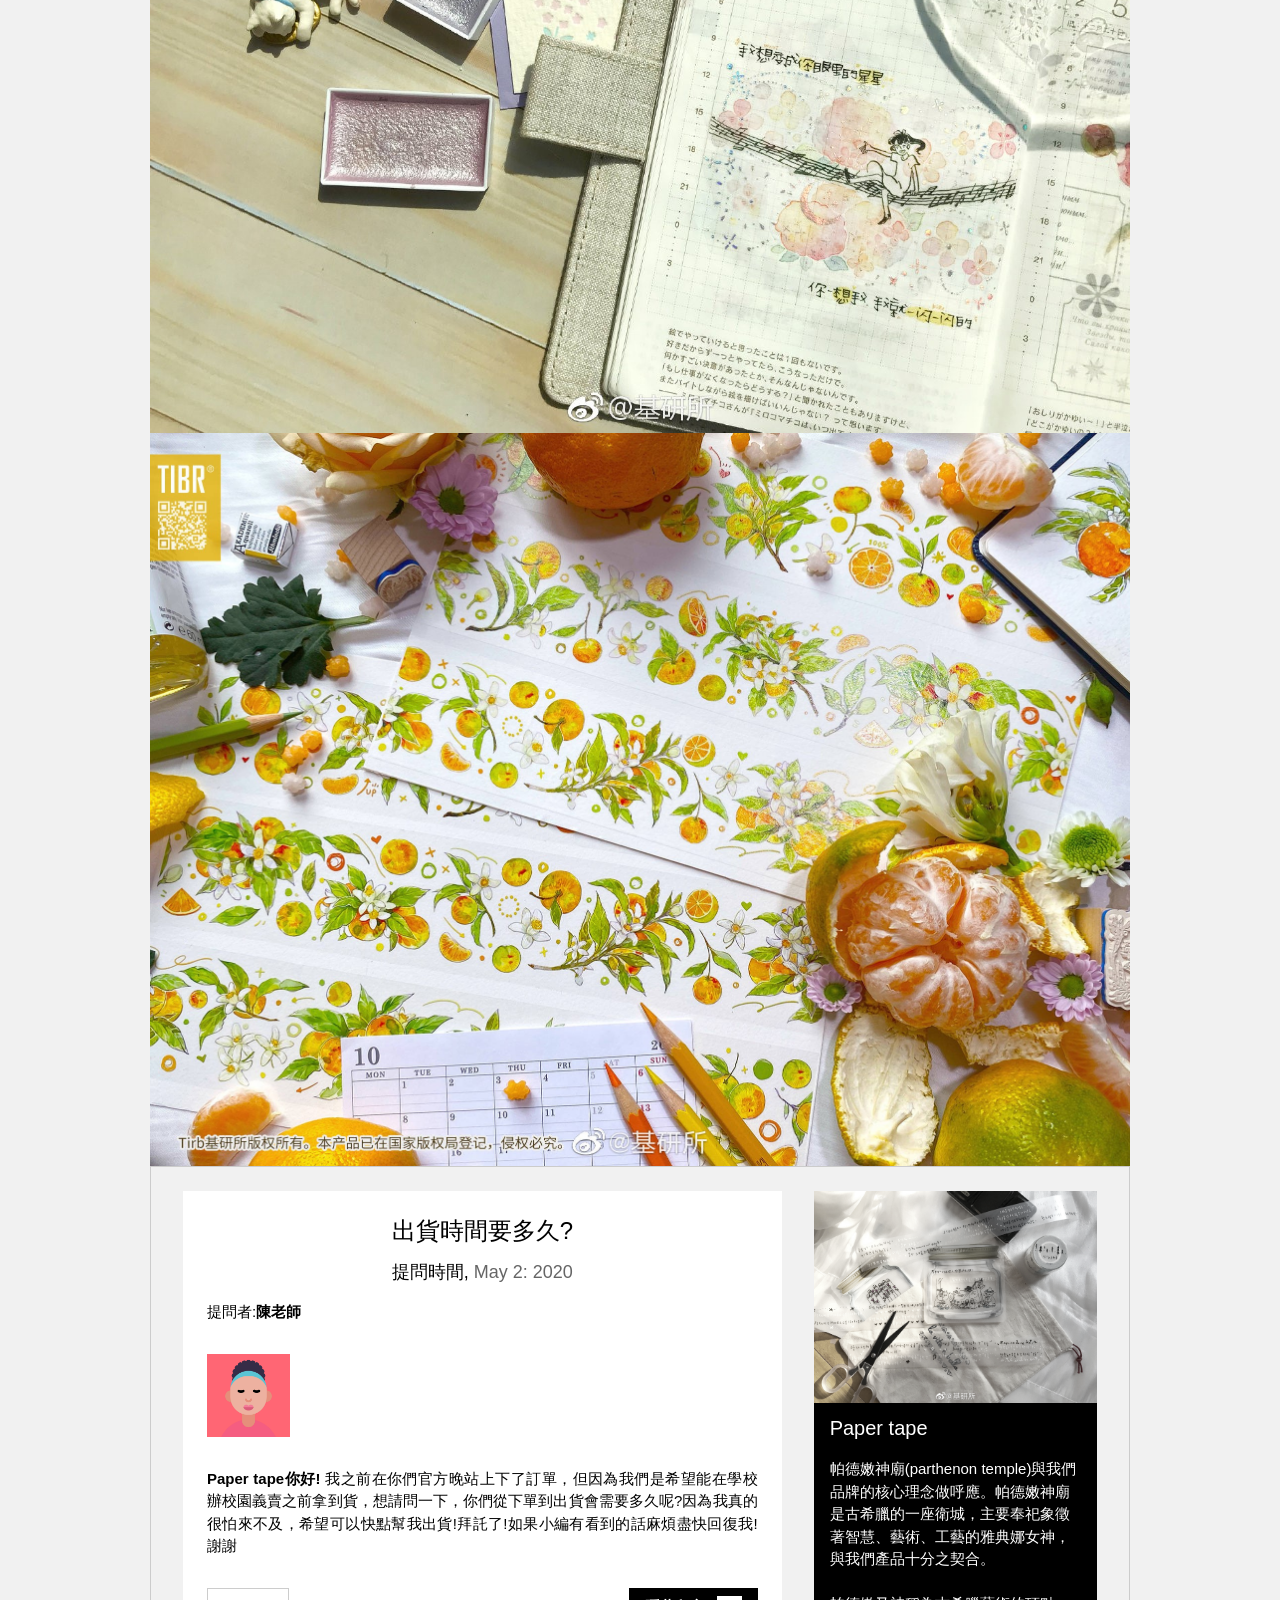
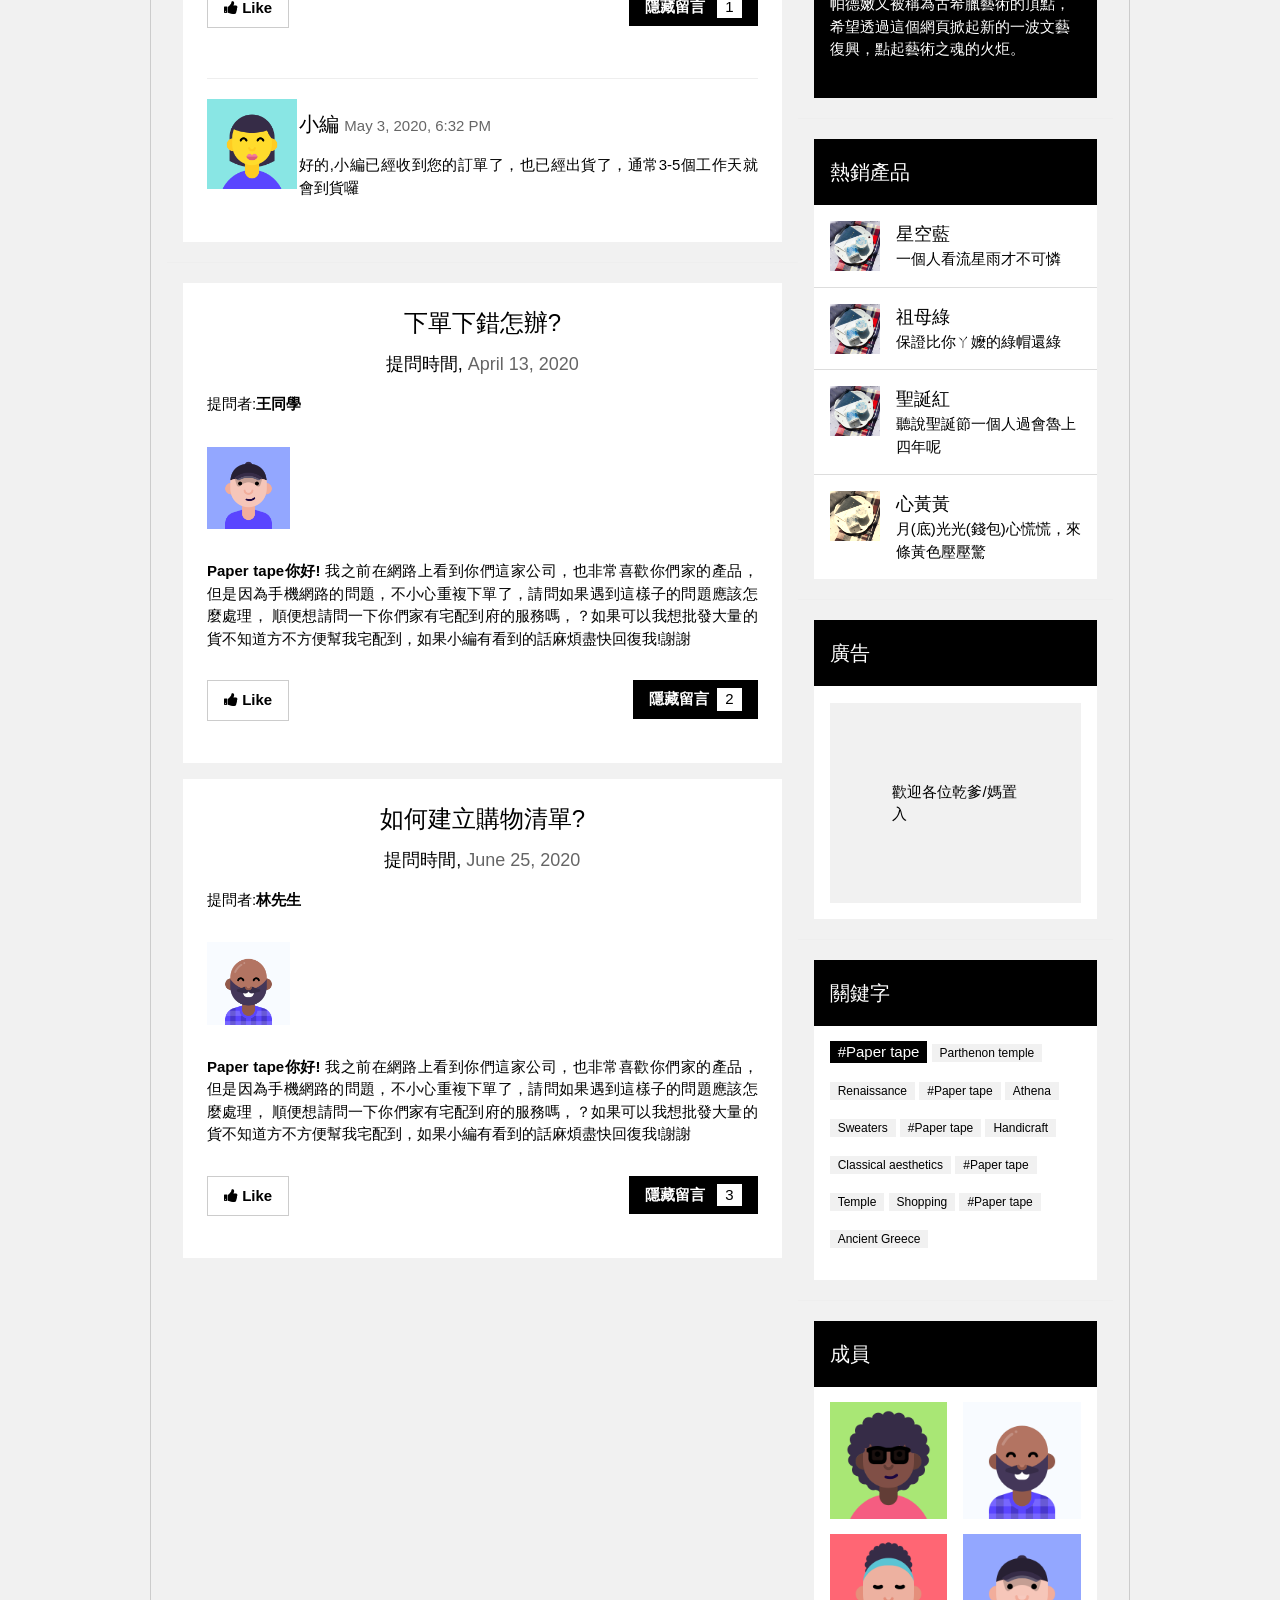
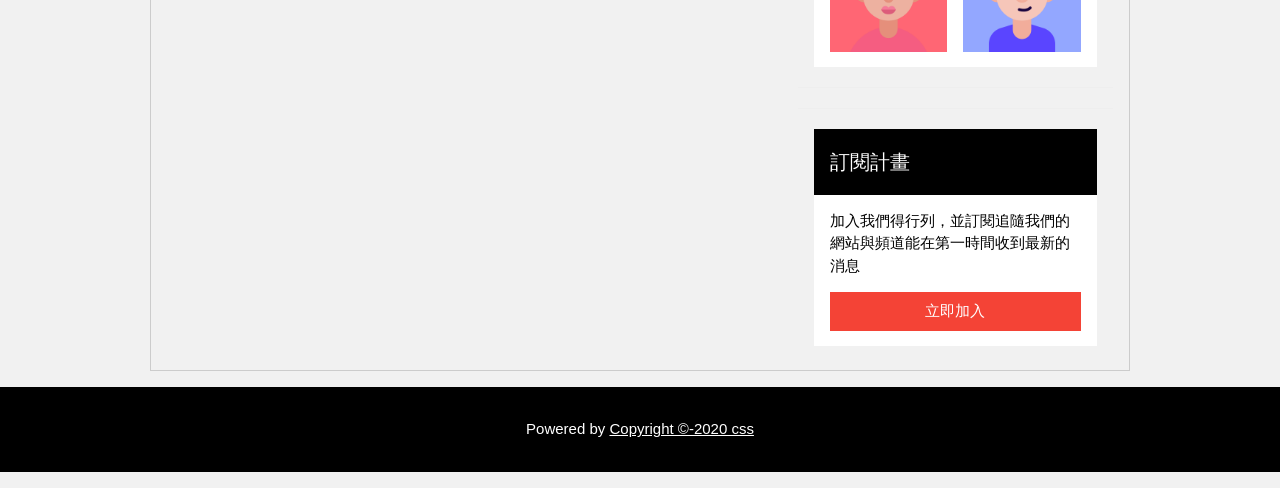
<file: QA.html>
<!DOCTYPE html>
<html lang="en">

<head>
  <meta charset="UTF-8">
  <meta name="viewport" content="width=device-width, initial-scale=1.0">
  <title>常見問題 </title>
</head>

<body>
  <!DOCTYPE html>
  <html>
  <title>W3.CSS Template</title>
  <meta charset="UTF-8">
  <meta name="viewport" content="width=device-width, initial-scale=1">
  <link rel="stylesheet" href="https://www.w3schools.com/w3css/4/w3.css">
  <link rel="stylesheet" href="https://fonts.googleapis.com/css?family=Oswald">
  <link rel="stylesheet" href="https://fonts.googleapis.com/css?family=Open Sans">
  <link rel="stylesheet" href="https://cdnjs.cloudflare.com/ajax/libs/font-awesome/4.7.0/css/font-awesome.min.css">
  <style>
    h1,
    h2,
    h3,
    h4,
    h5,
    h6 {
      font-family: "Oswald"
    }

    body {
      font-family: "Open Sans"
    }
  </style>

  <body class="w3-light-grey">

    <div class="w3-top w3-bar w3-white w3-wide w3-padding w3-card">
      <a href="index.html" class="w3-bar-item w3-button"><b>PT</b> Paper tape </a>
      <!-- Float links to the right. Hide them on small screens -->
      <div class="w3-right w3-hide-small">
        <a href="product.html" class="w3-bar-item w3-button">商品</a>
        <a href="QA.html" class="w3-bar-item w3-button">Q & A</a>
        <a href="car.html" class="w3-bar-item w3-button">購物車</a>
        <a href="member.html" class="w3-bar-item w3-button">會員</a>
        <a href="login.html" class="w3-bar-item w3-button">登入</a>
        <input type="submit" class="w3-bar-item w3-button" value="登出"></input>
      </div>
    </div>


    <!-- Page Start -->
    <div id="home" class="w3-content" style="max-width:1564px">


      <!-- Header -->
      <header class="w3-container w3-center w3-padding-48 w3-white">
        <h1 class="w3-xxxlarge"><b>Quality Assurance</b></h1>
        <h6>Welcome to the Customer service of <span class="w3-tag">Paper tape</span></h6>
      </header>
      <!-- Image -->
      <div class="w3-display-container w3-content" style="max-width:1500px;">
        <link rel="stylesheet" href="https://www.w3schools.com/w3css/4/w3.css">

        <script src="https://www.w3schools.com/lib/w3.js"></script>
        <!-- Start Content -->
        <div id="home" class="w3-content">
          <!-- Slides -->
          <img class="slides" src="pic/06.jpg" width="100%">
          <img class="slides" src="pic/07.jpg" width="100%">
          <img class="slides" src="pic/08.jpg" width="100%">
          <img class="slides" src="pic/09.jpg" width="100%">
          <img class="slides" src="pic/10.JPG" width="100%">
          <img class="slides" src="pic/11.JPG" width="100%">
          <img class="slides" src="pic/12.JPG" width="100%">
          <img class="slides" src="pic/13.JPG" width="100%">
          <img class="slides" src="pic/14.JPG" width="100%">
          <img class="slides" src="pic/16.JPG" width="100%">
          <script>
            w3.slideshow(".slides", 1500);
          </script>
          <!-- End Content -->




          <!-- Grid -->
          <div class="w3-row w3-padding w3-border">
            <!-- Blog entries -->
            <div class="w3-col l8 s12">

              <!-- Blog entry -->
              <div class="w3-container w3-white w3-margin w3-padding-large">
                <div class="w3-center">
                  <h3>出貨時間要多久?</h3>
                  <h5>提問時間, <span class="w3-opacity">May 2: 2020</span></h5>
                </div>

                <div class="w3-justify">
                  <p>提問者:<strong>陳老師</strong> </p>
                  <img src="pic/avatar (3).png" alt="q1" style="width:15%" class="w3-padding-16">
                  <p><strong>Paper tape你好!</strong>
                    我之前在你們官方晚站上下了訂單，但因為我們是希望能在學校辦校園義賣之前拿到貨，想請問一下，你們從下單到出貨會需要多久呢?因為我真的很怕來不及，希望可以快點幫我出貨!拜託了!如果小編有看到的話麻煩盡快回復我!謝謝
                  </p>
                  <p class="w3-left"><button class="w3-button w3-white w3-border" onclick="likeFunction(this)"><b><i
                          class="fa fa-thumbs-up"></i> Like</b></button></p>
                  <p class="w3-right"><button class="w3-button w3-black" onclick="myFunction('demo1')"
                      id="myBtn"><b>隱藏留言  </b> <span class="w3-tag w3-white">1</span></button></p>
                  <p class="w3-clear"></p>
                  <div class="w3-row w3-margin-bottom" id="demo1" style="display:none">
                    <hr>
                    <div class="w3-col l2 m3">
                      <img src="pic/avatar (2).png" style="width:90px;">
                    </div>
                    <div class="w3-col l10 m9">
                      <h4>小編 <span class="w3-opacity w3-medium">May 3, 2020, 6:32 PM</span></h4>
                      <p>好的,小編已經收到您的訂單了，也已經出貨了，通常3-5個工作天就會到貨囉</p>
                    </div>

                  </div>
                </div>
              </div>
              <hr>

              <!-- Blog entry -->
              <div class="w3-container w3-white w3-margin w3-padding-large">
                <div class="w3-center">
                  <h3>下單下錯怎辦?</h3>
                  <h5>提問時間, <span class="w3-opacity">April 13, 2020</span></h5>
                </div>

                <div class="w3-justify">
                  <p>提問者:<strong>王同學</strong> </p>
                  <img src="pic/avatar.png" alt="q1" style="width:15%" class="w3-padding-16">
                  <p><strong>Paper tape你好!</strong>
                    我之前在網路上看到你們這家公司，也非常喜歡你們家的產品，但是因為手機網路的問題，不小心重複下單了，請問如果遇到這樣子的問題應該怎麼處理，
                    順便想請問一下你們家有宅配到府的服務嗎，？如果可以我想批發大量的貨不知道方不方便幫我宅配到，如果小編有看到的話麻煩盡快回復我!謝謝</p>
                  <p class="w3-left"><button class="w3-button w3-white w3-border" onclick="likeFunction(this)"><b><i
                          class="fa fa-thumbs-up"></i> Like</b></button></p>
                  <p class="w3-right"><button class="w3-button w3-black" onclick="myFunction('demo2')"><b>隱藏留言 </b>
                      <span class="w3-tag w3-white">2</span></button></p>
                  <p class="w3-clear"></p>

                  <!-- Example of comment field -->
                  <div id="demo2" style="display:none">
                    <div class="w3-row">
                      <hr>
                      <div class="w3-col l2 m3">

                      </div>
                      <div class="w3-col l2 m3">
                        <img src="pic/avatar (2).png" style="width:90px;">
                      </div>
                      <div class="w3-col l10 m9">
                        <h4>小編 <span class="w3-opacity w3-medium">May 3, 2020, 6:32 PM</span></h4>
                        <p>可以在購物車內直接取消訂單!我們有提供宅配的服務喔</p>
                      </div>
                    </div>
                    <div class="w3-row w3-margin-bottom">
                      <div class="w3-col l2 m3">
                        <img src="pic/avatar (1).png" style="width:90px;">
                      </div>
                      <div class="w3-col l10 m9">
                        <h4>Max <span class="w3-opacity w3-medium">May 4, 2020, 17:24 PM</span></h4>
                        <p>小編辛苦了~他們家全額退費的服務真的超棒的!</p>
                      </div>
                    </div>
                  </div>
                </div>
              </div>

              <!-- Blog entry -->
              <div class="w3-container w3-white w3-margin w3-padding-large">
                <div class="w3-center">
                  <h3>如何建立購物清單?</h3>
                  <h5>提問時間, <span class="w3-opacity">June 25, 2020</span></h5>
                </div>

                <div class="w3-justify">
                  <p>提問者:<strong>林先生</strong> </p>
                  <img src="pic/avatar (4).png" alt="q1" style="width:15%" class="w3-padding-16">
                  <p><strong>Paper tape你好!</strong>
                    我之前在網路上看到你們這家公司，也非常喜歡你們家的產品，但是因為手機網路的問題，不小心重複下單了，請問如果遇到這樣子的問題應該怎麼處理，
                    順便想請問一下你們家有宅配到府的服務嗎，？如果可以我想批發大量的貨不知道方不方便幫我宅配到，如果小編有看到的話麻煩盡快回復我!謝謝</p>
                  <p class="w3-left"><button class="w3-button w3-white w3-border" onclick="likeFunction(this)"><b><i
                          class="fa fa-thumbs-up"></i> Like</b></button></p>
                  <p class="w3-right"><button class="w3-button w3-black" onclick="myFunction('demo3')"><b>隱藏留言  </b>
                      <span class="w3-tag w3-white">3</span></button></p>
                  <p class="w3-clear"></p>

                  <!-- Example of comment field -->
                  <div id="demo3" style="display:none">
                    <hr>
                    <div class="w3-row w3-margin-bottom">
                      <div class="w3-col l2 m3">
                        <img src="pic/avatar (2).png" style="width:90px;">
                      </div>
                      <div class="w3-col l10 m9">
                        <h4>小編 <span class="w3-opacity w3-medium">May 3, 2020, 6:32 PM</span></h4>
                        <p>只要四步驟，就能輕鬆建立專屬購物清單：<br>
                          (1) 將欲購買商品【加入購物車】<br>
                          (2) 點選【前往結帳】進入「我的購物車」頁面<br>
                          (3) 於「選擇運送方式」選項中點選【儲存購物清單】<br>
                          (4) 輸入電子郵件寄送購物清單或登入/註冊官網會員，將購物清單儲存至你的帳戶<br>
                          特別提醒：以電子郵件方式寄送購物清單為一次性使用；如有未來查詢的需求，請選擇登入/註冊，將購物清單儲存至你的帳戶。</p>
                      </div>
                    </div>
                    <div class="w3-row w3-margin-bottom">
                      <div class="w3-col l2 m3">
                        <img src="pic/avatar (5).png" style="width:90px;">
                      </div>
                      <div class="w3-col l10 m9">
                        <h4>王伯 <span class="w3-opacity w3-medium">Nov. 10, 2020, 9:32 AM</span></h4>
                        <p>謝謝小編解答，順便請問小編可以使用三倍卷嗎?</p>
                      </div>
                    </div>
                    <div class="w3-row w3-margin-bottom">
                      <div class="w3-col l2 m3">
                        <img src="pic/avatar (2).png" style="width:90px;">
                      </div>
                      <div class="w3-col l10 m9">
                        <h4>小編 <span class="w3-opacity w3-medium">Nov. 14 2020, 19:32 PM</span></h4>
                        <p>Paper tape可接受使用紙本振興三倍券以及信用卡。詳情請參考振興三倍券使用說明。</p>
                      </div>
                    </div>
                  </div>
                </div>
              </div>

              <!-- END BLOG ENTRIES -->
            </div>

            <!-- About/Information menu -->
            <div class="w3-col l4">
              <!-- About Card -->
              <div class="w3-white w3-margin">
                <img src="pic/09.jpg" alt="Jane" style="width:100%" class="w3-grayscale">
                <div class="w3-container w3-black">
                  <h4>Paper tape</h4>
                  <p>帕德嫩神廟(parthenon
                    temple)與我們品牌的核心理念做呼應。帕德嫩神廟是古希臘的一座衛城，主要奉祀象徵著智慧、藝術、工藝的雅典娜女神，與我們產品十分之契合。<br><br>帕德嫩又被稱為古希臘藝術的頂點，希望透過這個網頁掀起新的一波文藝復興，點起藝術之魂的火炬。<br><br>
                  </p>
                </div>
              </div>
              <hr>

              <!-- Posts -->
              <div class="w3-white w3-margin">
                <div class="w3-container w3-padding w3-black">
                  <h4>熱銷產品</h4>
                </div>
                <ul class="w3-ul w3-hoverable w3-white">
                  <li class="w3-padding-16">
                    <img src="pic/15.JPG" alt="Image" class="w3-left w3-margin-right" style="width:50px">
                    <span class="w3-large">星空藍</span>
                    <br>
                    <span>一個人看流星雨才不可憐</span>
                  </li>
                  <li class="w3-padding-16">
                    <img src="pic/15.JPG" alt="Image" class="w3-left w3-margin-right" style="width:50px">
                    <span class="w3-large">祖母綠</span>
                    <br>
                    <span>保證比你ㄚ嬤的綠帽還綠</span>
                  </li>
                  <li class="w3-padding-16">
                    <img src="pic/15.JPG" alt="Image" class="w3-left w3-margin-right" style="width:50px">
                    <span class="w3-large">聖誕紅</span>
                    <br>
                    <span>聽說聖誕節一個人過會魯上四年呢</span>
                  </li>
                  <li class="w3-padding-16">
                    <img src="pic/15.JPG" alt="Image" class="w3-left w3-margin-right w3-sepia" style="width:50px">
                    <span class="w3-large">心黃黃</span>
                    <br>
                    <span>月(底)光光(錢包)心慌慌，來條黃色壓壓驚</span>
                  </li>
                </ul>
              </div>
              <hr>

              <!-- Advertising -->
              <div class="w3-white w3-margin">
                <div class="w3-container w3-padding w3-black">
                  <h4>廣告</h4>
                </div>
                <div class="w3-container w3-white">
                  <div class="w3-container w3-display-container w3-light-grey w3-section" style="height:200px">
                    <span class="w3-display-middle">歡迎各位乾爹/媽置入</span>
                  </div>
                </div>
              </div>
              <hr>

              <!-- Tags -->
              <div class="w3-white w3-margin">
                <div class="w3-container w3-padding w3-black">
                  <h4>關鍵字</h4>
                </div>
                <div class="w3-container w3-white">
                  <p>
                    <span class="w3-tag w3-black w3-margin-bottom">#Paper tape</span> <span
                      class="w3-tag w3-light-grey w3-small w3-margin-bottom">Parthenon temple</span> <span
                      class="w3-tag w3-light-grey w3-small w3-margin-bottom">Renaissance</span>
                    <span class="w3-tag w3-light-grey w3-small w3-margin-bottom">#Paper tape</span> <span
                      class="w3-tag w3-light-grey w3-small w3-margin-bottom">Athena</span> <span
                      class="w3-tag w3-light-grey w3-small w3-margin-bottom">Sweaters</span>
                    <span class="w3-tag w3-light-grey w3-small w3-margin-bottom">#Paper tape</span> <span
                      class="w3-tag w3-light-grey w3-small w3-margin-bottom">Handicraft</span> <span
                      class="w3-tag w3-light-grey w3-small w3-margin-bottom">Classical aesthetics</span>
                    <span class="w3-tag w3-light-grey w3-small w3-margin-bottom">#Paper tape</span> <span
                      class="w3-tag w3-light-grey w3-small w3-margin-bottom">Temple</span> <span
                      class="w3-tag w3-light-grey w3-small w3-margin-bottom">Shopping</span>
                    <span class="w3-tag w3-light-grey w3-small w3-margin-bottom">#Paper tape</span> <span
                      class="w3-tag w3-light-grey w3-small w3-margin-bottom">Ancient Greece</span>


                  </p>
                </div>
              </div>
              <hr>

              <!-- Inspiration -->
              <div class="w3-white w3-margin">
                <div class="w3-container w3-padding w3-black">
                  <h4>成員</h4>
                </div>
                <div class="w3-row-padding w3-white">
                  <div class="w3-col s6">
                    <p><img src="pic/avatar (1).png" alt="Jeans" style="width:100%"></p>
                    <p><img src="pic/avatar (3).png" alt="Jeans" style="width:100%"></p>
                  </div>
                  <div class="w3-col s6">
                    <p><img src="pic/avatar (4).png" alt="Jeans" style="width:100%"></p>
                    <p><img src="pic/avatar.png" alt="Jeans" style="width:100%"></p>
                  </div>
                </div>
              </div>
              <hr>


              <hr>
              <!-- Subscribe -->
              <div class="w3-white w3-margin">
                <div class="w3-container w3-padding w3-black">
                  <h4>訂閱計畫</h4>
                </div>
                <div class="w3-container w3-white">
                  <p>加入我們得行列，並訂閱追隨我們的網站與頻道能在第一時間收到最新的消息</p>
                  <form action="/*打你要的/*" target="_blank">
                    <p><button type="button" onclick="document.getElementById('subscribe').style.display='block'"
                        class="w3-button w3-block w3-red">立即加入</button></p>
                  </form>

                </div>
              </div>

              <!-- END About/Intro Menu -->
            </div>

            <!-- END GRID -->
          </div>

          <!-- END w3-content -->
        </div>

        <!-- Subscribe Modal -->
        <div id="subscribe" class="w3-modal w3-animate-opacity">
          <div class="w3-modal-content" style="padding:32px">
            <div class="w3-container w3-white">
              <i onclick="document.getElementById('subscribe').style.display='none'"
                class="fa fa-remove w3-transparent w3-button w3-xlarge w3-right"></i>
              <h2 class="w3-wide">訂閱計畫</h2>
              <p>加入我們得行列，並訂閱追隨我們的網站與頻道能在第一時間收到最新的消息</p>

              <form action="../final/back/subscibe.jsp" target="_blank">
                <p><input class="w3-input w3-border" type="text" placeholder="Enter e-mail" style="width:100%"></p>
                <button type="button" class="w3-button w3-block w3-padding-large w3-red w3-margin-bottom"
                  onclick="document.getElementById('subscribe').style.display='none'">Subscribe</button>
              </form>

            </div>
          </div>
        </div>

        <!-- Footer -->
        <footer class="w3-center w3-black w3-panel w3-padding-16">
          <p>Powered by <a href="" title="W3.CSS" target="_blank" class="w3-hover-text-green">Copyright ©-2020 css</a>
          </p>
        </footer>
      </div>

      <script>
        // Toggle between hiding and showing blog replies/comments
        document.getElementById("myBtn").click();

        function myFunction(id) {
          var x = document.getElementById(id);
          if (x.className.indexOf("w3-show") == -1) {
            x.className += " w3-show";
          } else {
            x.className = x.className.replace(" w3-show", "");
          }
        }

        function likeFunction(x) {
          x.style.fontWeight = "bold";
          x.innerHTML = "✓ Liked";
        }
      </script>

  </body>

  </html>

</body>

</html>
</file>
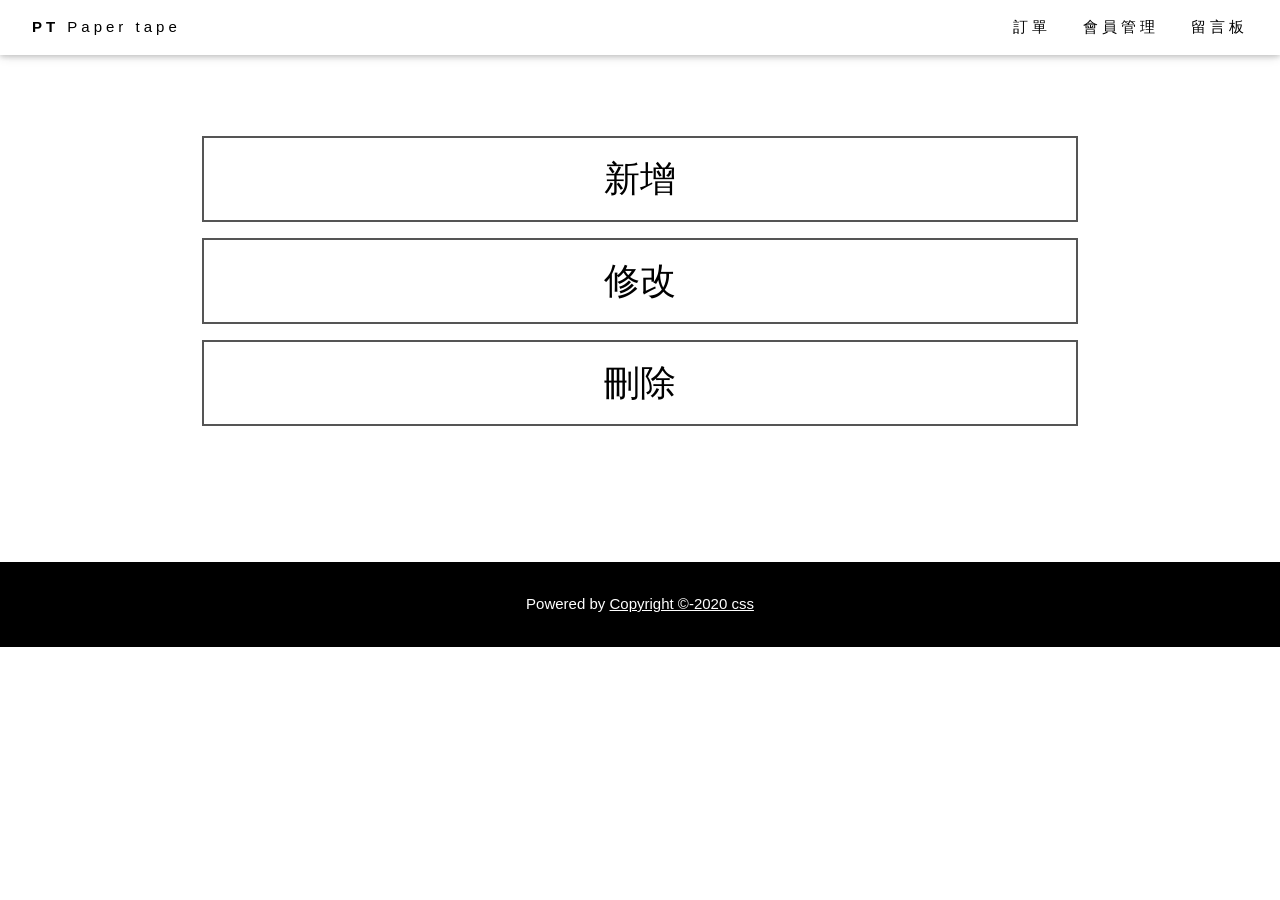
<file: Untitled-12.html>
<!DOCTYPE html>
<html>
<title>訂單 </title>
<meta charset="UTF-8">
<meta name="viewport" content="width=device-width, initial-scale=1">
<link rel="stylesheet" href="https://www.w3schools.com/w3css/4/w3.css">

<head>
  <style>
    .button {
      background-color: #222;
      border: none;
      color: white;
      padding: 30px 64px;
      text-align: center;
      text-decoration: none;
      display: inline;
      margin: 8px 4px;
      cursor: pointer;
    }

    .buttonX {
      font-size: 36px;
      padding: 14px 400px;
      background-color: white;
      color: black;
      border: 2px solid #555555;
    }

    .buttonX:hover {
      font-size: 36px;
      padding: 14px 400px;
      background-color: #222222;
      color: white;
    }
  </style>
</head>

<body>


  <!-- Navbar (Sits on top) -->
  <div class="w3-top w3-bar w3-white w3-wide w3-padding w3-card">
    <a href="#home" class="w3-bar-item w3-button"><b>PT</b> Paper tape </a>
    <!-- Float links to the right. Hide them on small screens -->
    <div class="w3-right w3-hide-small">
      <a href="#" class="w3-bar-item w3-button">訂單</a>
      <a href="#" class="w3-bar-item w3-button">會員管理</a>
      <a href="#" class="w3-bar-item w3-button">留言板</a>
    </div>
  </div>

  <!-- Page Start -->
  <div id="home" class="w3-content" style="max-width:1564px">

    <center>

      <div style="margin-block: 10%;">
        <form action=""><button class="button buttonX">新增</button></form>
        <form action=""><button class="button buttonX">修改</button></form>
        <form action=""><button class="button buttonX">刪除</button></form>

      </div>

    </center>


    <footer class="w3-center w3-black w3-panel w3-padding-16">
      <p>Powered by <a href="" title=" Paper tape" target="_blank" class="w3-hover-text-green">Copyright ©-2020
          css</a></p>
    </footer>
  </div>



  <!-- End page content -->


</body>

</html>
</file>
<file: css/Untitled-8.css>
* {
   margin: 0;
   padding: 0;
   list-style: none;
 }

 body {
   background-color: rgb(243, 241, 241);
 }

 .shop-body {
   margin: 100px 200px;
   border: 1px #AAA solid;
   padding: 20px 20px;
 }


 .shop-body-root {
   display: flex;
   background-color: white;
   padding: 15px 20px;
   margin-bottom: 10px;
 }

 .shop-body-root-left {
   margin-left: 5px;
 }

 .shop-body-root-right {
   display: flex;
 }

 .shop-pic {
   width: 200px;
   height: 160px;
 }

 .shop-p-name {
   font-family: sans-serif;
   font-weight: bold;
   font-size: 24px;
   margin: 50px 30px;
   width: 120px;
 }

 .shop-p-num {
   font-family: sans-serif;
   font-weight: bold;
   font-size: 24px;
   margin: 50px 5px;
   width: 60px;
 }

 .shop-p-bot {
   margin: 50px 30px;
 }

 .shop-p-total {
   color: red;
   font-family: sans-serif;
   font-weight: bold;
   font-size: 24px;
   margin: 50px 30px;
   width: 50px;
 }

 .shop-title {
   font-family: sans-serif;
   font-size: 36px;
   font-weight: bold;
 }

 .s-b-t {
   display: flex;
   flex-direction: column;
 }

 .shop-b-final {
   margin-top: 30px;
   float: right;
 }
</file>
<file: css/Untitled-7.css>
* {
  padding: 0;
  margin: 0;
  list-style: none;
}

.product-botton {
  background-color: black;
  border: 2px solid black;
  justify-content: space-around;
  padding: 10px;
}

.product-botton>nav {
  display: flex;
  justify-content: space-around;
}

.product-botton>nav>a {
  font-size: 24px;
  font-family: sans-serif;
  color: white;
  text-decoration: none;
}

.r-p-item {
  display: none;
}

.r-p-item-1 {
  display: block;

}

.pro-body {
  margin: 140px 100px;
}

.pro-img {
  height: 400px;
  width: 500px;
  margin-bottom: 50px;
  margin-right: 50px;
}

.pro-p-dir {
  float: right;
  margin-right: 100px;
}

.pro-price {
  color: red;
  font-size: 42px;
}

.pro-name {
  font-size: 50px;
}


.m-img {
  padding-top: 150px;
  padding-bottom: 10px;
  width: 100px;
  height: 100px;
}

.pro-size-style {
  font-size: 30px;
  font-family: sans-serif;
  font-weight: bold;
}

.pro-size-style-small {
  font-size: 30px;
  font-family: sans-serif;
}

.rp-s {
  display: flex;
  margin-top: 20px;
  margin-left: 400px;
  margin-bottom: 20px;
}

.r-p-star {
  margin-top: 70px;
  font-size: 50px;
  font-family: sans-serif;
  font-weight: bold;
  color: red;
  padding-right: 30px;
}

.r-p-s-5 {
  display: flex;
  flex-direction: column;
  color: black;
  font-size: 30px;
  font-family: sans-serif;
  font-weight: bold;
  border-left: 1px #AAA solid;
  padding: 20px;
  letter-spacing: 8px;
  width: 600px;
}

.r-p-s-5-line {
  display: flex;
  flex-direction: row;

}

.index-img {
  width: 313.2px;
  height: 470.4px;
}
</file>
